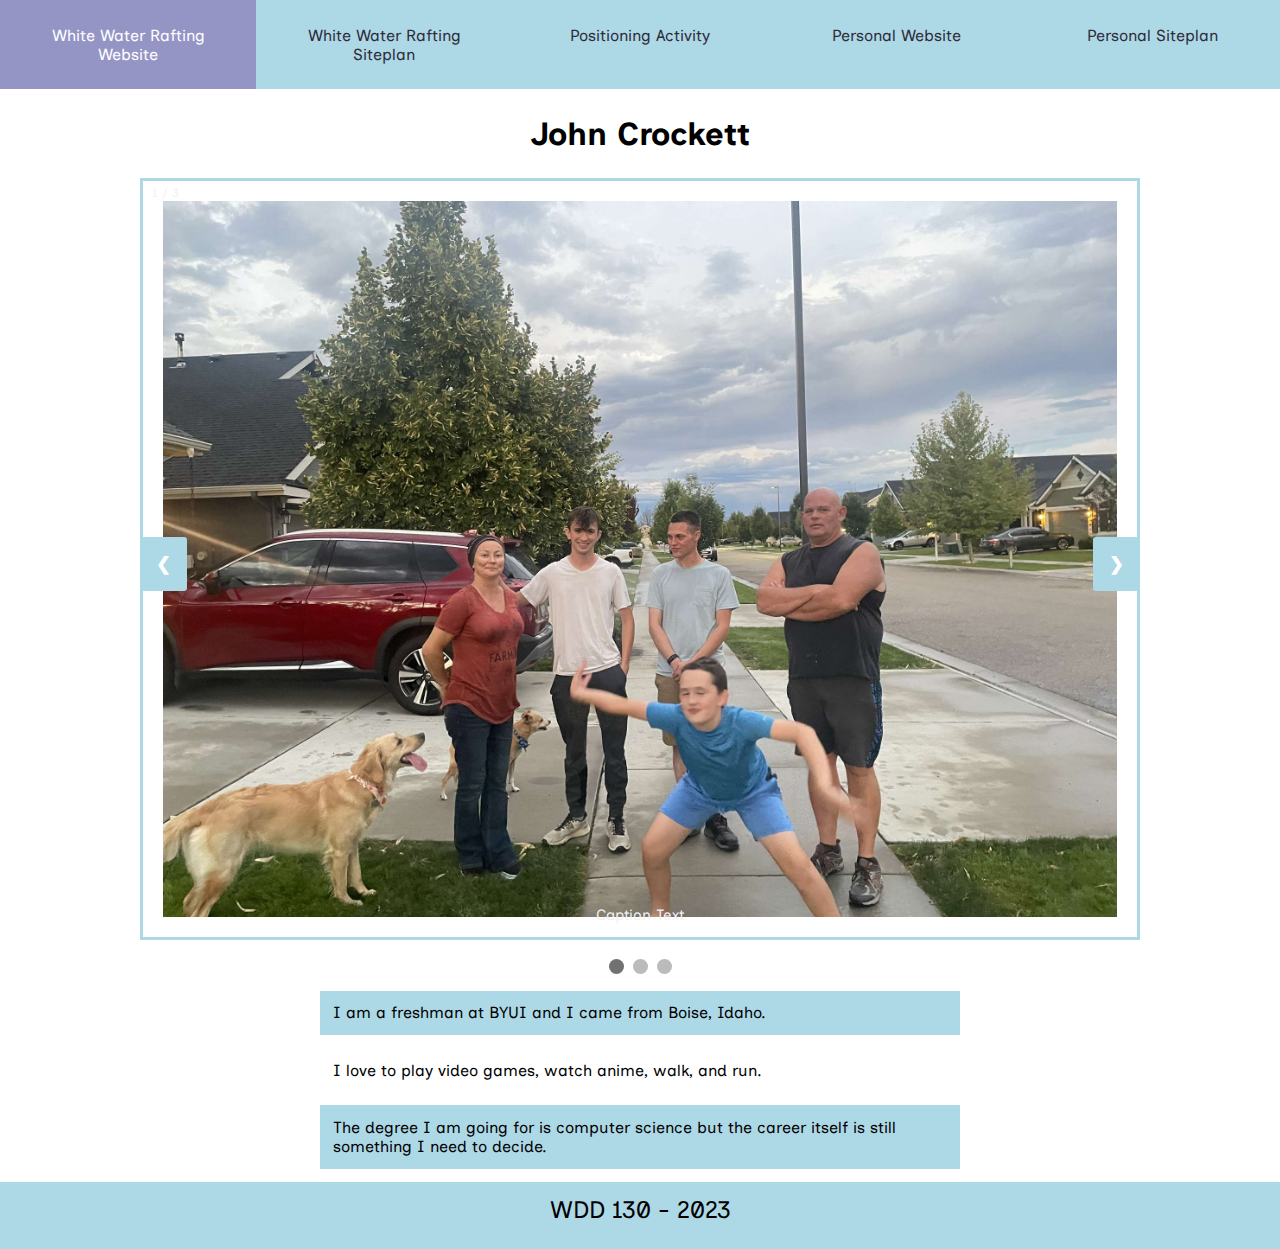
<file: index.html>
<!DOCTYPE html>
<html lang="en">
    <head>
        <!-- Page Support -->
        <meta charset="UTF-8">
        <meta name="viewport" content="width=device-width, inital-scale=1.0">
        <title>WDD130 | Home</title>
        <link href="portal.css" rel="stylesheet">
    </head>

    <body>
        <div id="content">
    
        <header>
            <!-- The links for the Portal Page -->
            <nav id="primary">
                <a href="wwr/index.html">White Water Rafting Website</a>
                <a href="wwr/site-plan-rafting.html">White Water Rafting Siteplan</a>
                <a href="positioning.html">Positioning Activity</a>
                <a href="artshow/index.html">Personal Website</a>
                <a href="artshow/site-plan.html">Personal Siteplan</a>
            </nav> 
        </header>       
        
        <!-- Header / Reason for the page -->   
        <h1>John Crockett</h1>

        <!-- Hello -->

        <!-- Slideshow container -->
<div class="slideshow-container">

    <!-- Full-width images with number and caption text -->
    <div class="mySlides fade">
      <div class="numbertext">1 / 3</div>
      <img src="images/Yea.jpg" style="width:100%">
      <div class="text">Caption Text</div>
    </div>
  
    <div class="mySlides fade">
      <div class="numbertext">2 / 3</div>
      <img src="images/Work.png" style="width:100%">
      <div class="text">Caption Two</div>
    </div>
  
    <div class="mySlides fade">
      <div class="numbertext">3 / 3</div>
      <img src="images/backup.jpg" style="width:100%">
      <div class="text">Caption Three</div>
    </div>
  
    <!-- Next and previous buttons -->
    <a class="prev" onclick="plusSlides(-1)">&#10094;</a>
    <a class="next" onclick="plusSlides(1)">&#10095;</a>
  </div>
  <br>
  
  <!-- The dots/circles -->
  <div style="text-align:center">
    <span class="dot" onclick="currentSlide(1)"></span>
    <span class="dot" onclick="currentSlide(2)"></span>
    <span class="dot" onclick="currentSlide(3)"></span>
  </div>

        <!-- Paragraphs about me -->
        <p class="background">I am a freshman at BYUI and I came from Boise, Idaho.</p>
        <p>I love to play video games, watch anime, walk, and run.</p>
        <p class="background">The degree I am going for is computer science but the career itself is still something I need to decide.</p>
        
        <footer>
            <p>WDD 130 - 2023</p>
        </footer>   

        </div>
    </body>

    <script>
    let slideIndex = 1;
        showSlides(slideIndex);
        
        // Next/previous controls
        function plusSlides(n) {
          showSlides(slideIndex += n);
        }
        
        // Thumbnail image controls
        function currentSlide(n) {
          showSlides(slideIndex = n);
        }
        
        function showSlides(n) {
          let i;
          let slides = document.getElementsByClassName("mySlides");
          let dots = document.getElementsByClassName("dot");
          if (n > slides.length) {slideIndex = 1}
          if (n < 1) {slideIndex = slides.length}
          for (i = 0; i < slides.length; i++) {
            slides[i].style.display = "none";
          }
          for (i = 0; i < dots.length; i++) {
            dots[i].className = dots[i].className.replace(" active", "");
          }
          slides[slideIndex-1].style.display = "block";
          dots[slideIndex-1].className += " active";
        }
        </script>

</html>
</file>
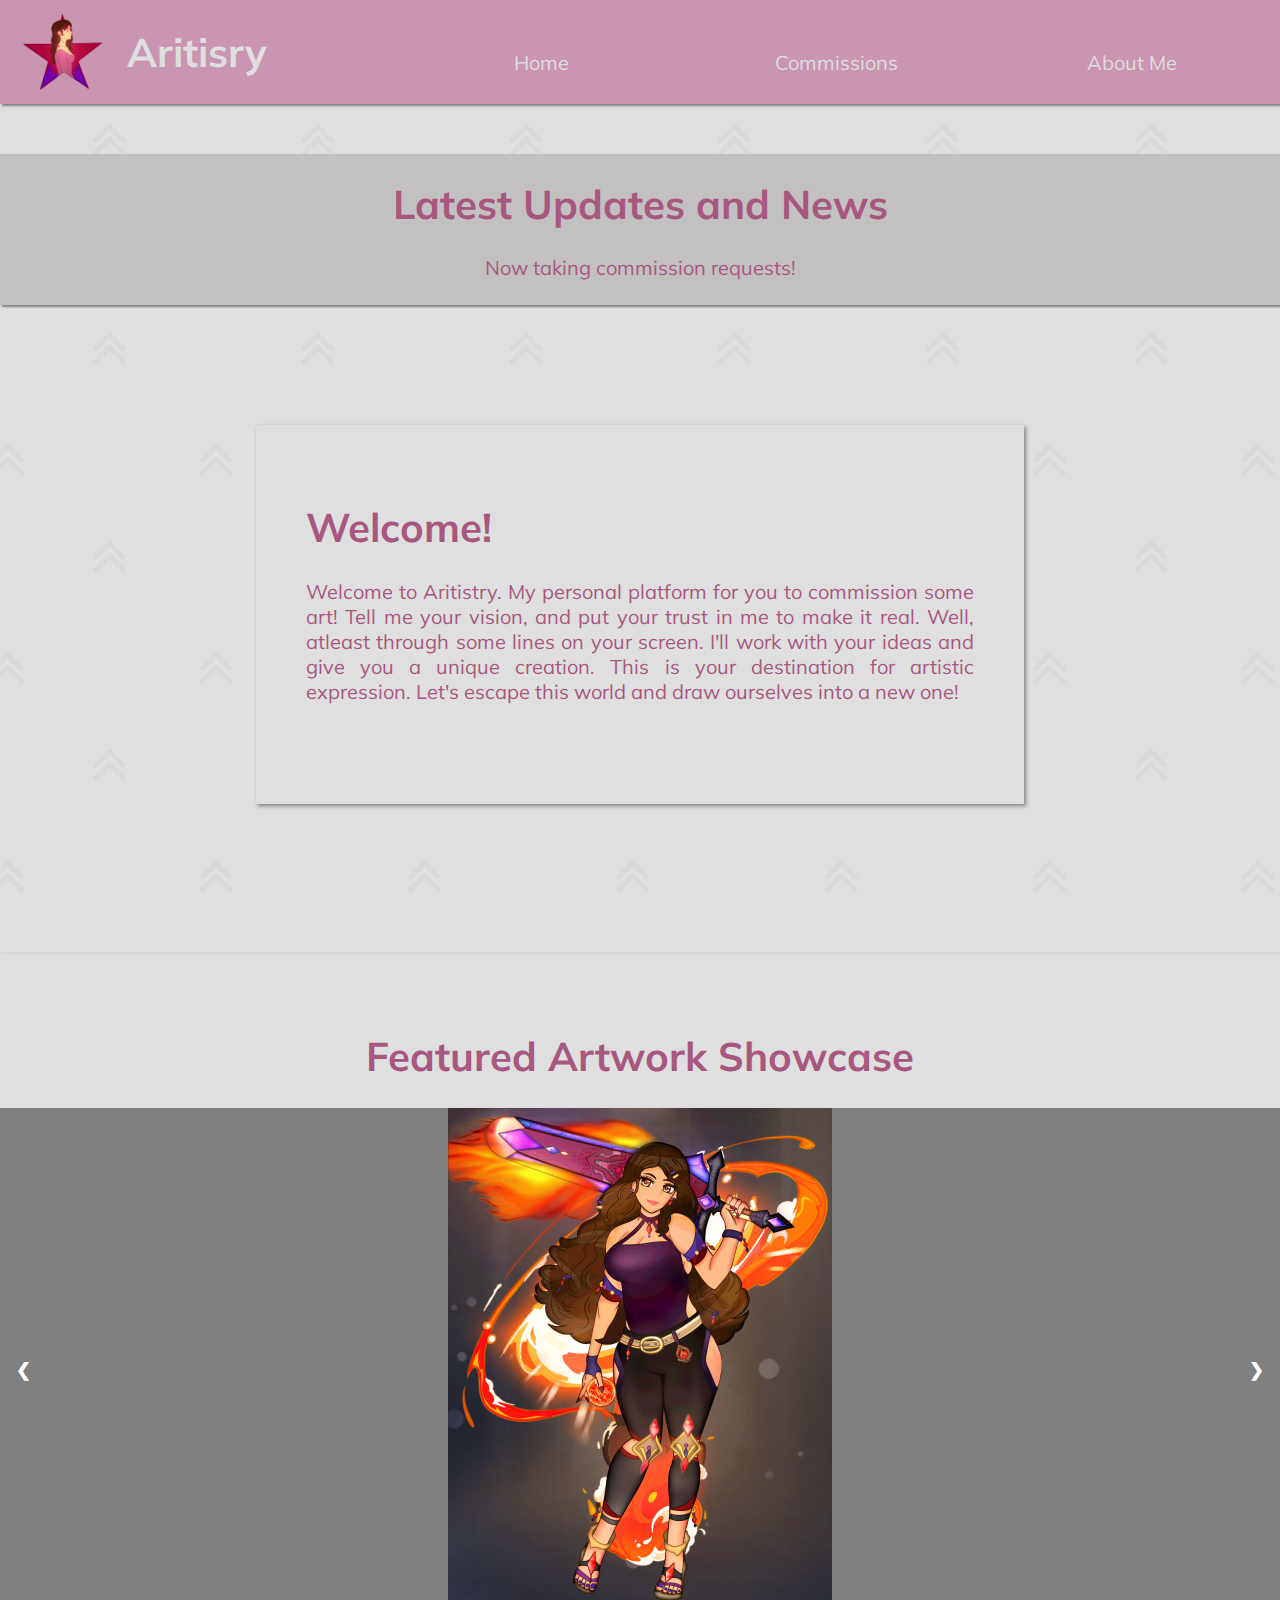
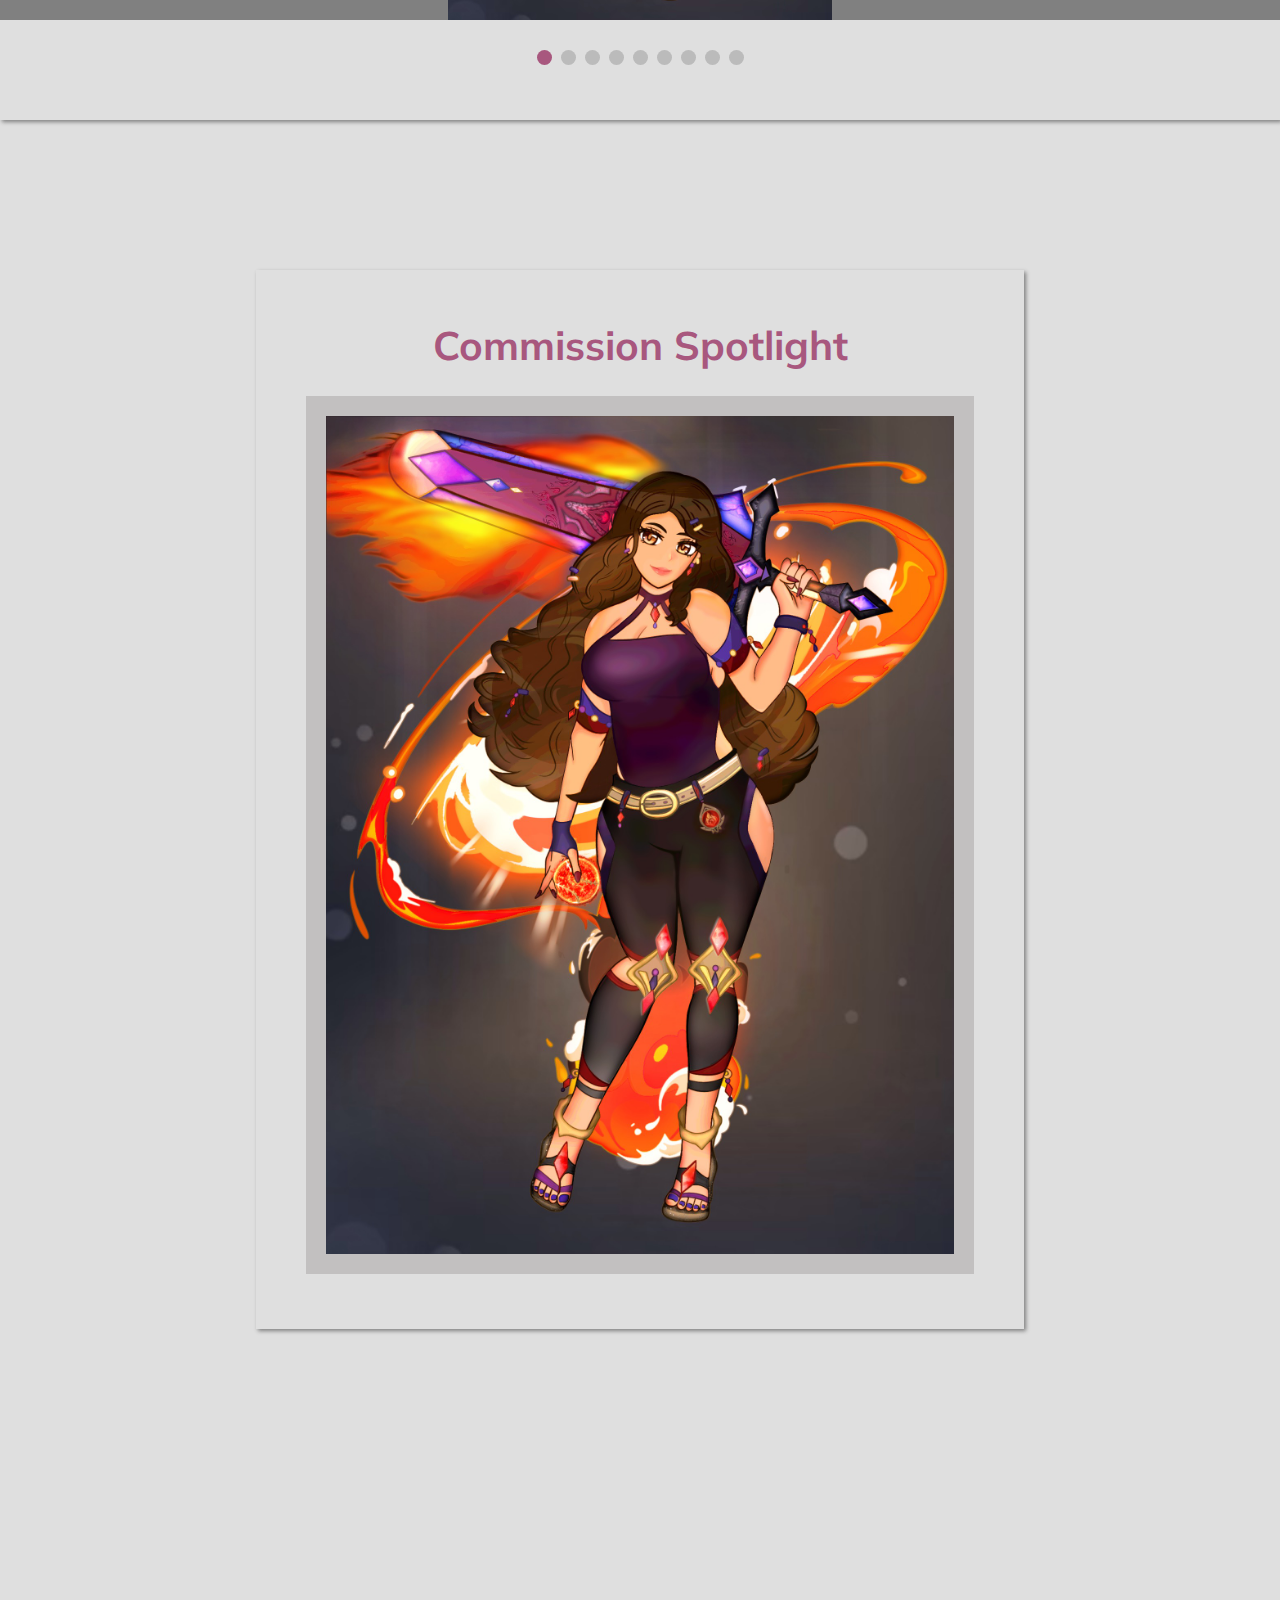
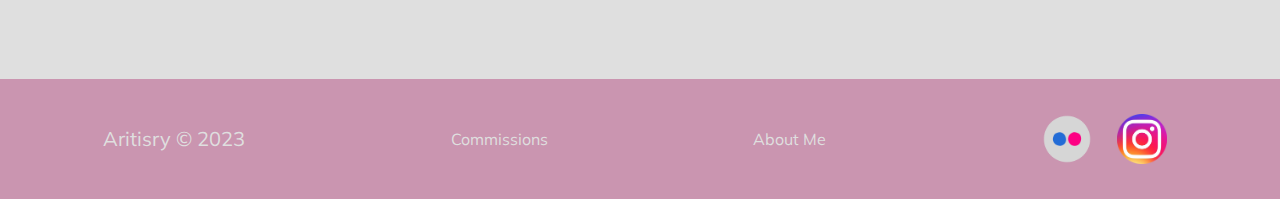
<file: artshow/index.html>
<!DOCTYPE html>
<html lang="en">
<head>
    <meta charset="UTF-8">
    <meta name="viewport" content="width=device-width, initial-scale=1.0">
    <title>Aritisry | Home</title>
    <link rel="stylesheet" href="styles/styles.css">
    <link rel="icon" href="images/Logo.png">
    <link rel="stylesheet" href="https://cdnjs.cloudflare.com/ajax/libs/font-awesome/4.7.0/css/font-awesome.min.css">
    <style>
      .parallax {
        /* The image used */
        background-image: url("images/tile_background\ \(1\).png");
      
        /* Set a specific height */
        min-height: 500px;
      
        /* Create the parallax scrolling effect */
        background-attachment: fixed;
        background-position: center;
        background-repeat: no-repeat;
        background-size: cover;
      }
      </style>
</head>
<body>
  <div class="parallax">
    <header id="nav-grid">
        <a id="logo_link" href="index.html">
            <img class="logo" src="images/Logo.png" alt="Aritisry logo">
        </a>
        <a id="logotext" href="index.html">
          <h1>Aritisry</h1>
        </a>

        <!-- Navigation links for the page -->
        <nav>
            <a href="index.html">Home</a>
            <a href="commissions.html">Commissions</a>
            <a href="aboutme.html">About Me</a>
        </nav> 
    </header>
<main><!-- Container element -->
  <!-- Top Navigation Menu -->
<div class="topnav">
  <a href="#home" class="active">Aritisry</a>
  <!-- Navigation links (hidden by default) -->
  <div id="myLinks">
    <a href="index.html">Home</a>
    <a href="commissions.html">Commissions</a>
    <a href="aboutme.html">About Me</a>
  </div>
  <!-- "Hamburger menu" / "Bar icon" to toggle the navigation links -->
  <a href="javascript:void(0);" class="icon" onclick="myFunction()">
    <i class="fa fa-bars"></i>
  </a>
</div>
    <div id="newsbox">
        <h1 id="newstitle">Latest Updates and News</h1>
        <p id="newstext">Now taking commission requests!</p>
    </div>

    <div class="welcomebox">
      <div class="backgroundcolor">
        <div class="welcometitlebox">
            <h1 class="welcometitle">Welcome!</h1>
        </div>
        <div class="welcometextbox">
            <p class="welcometext">Welcome to Aritistry. My personal platform for you to commission some art! Tell me your vision, and put your trust in me to make it real. Well, atleast through some lines on your screen. I'll work with your ideas and give you a unique creation. This is your destination for artistic expression. Let's escape this world and draw ourselves into a new one!  </p>
        </div>
      </div>
    </div>

<div id="backgroundcolorforslide">
  <div id="featuredbox">
      <h1>Featured Artwork Showcase</h1>
  </div>

    <!-- Slideshow container -->
<div class="slideshow-container">

    <!-- Full-width images with number and caption text -->
    <div class="mySlides fade">
      <img class="center" src="images/GenshinSplash.jpg" alt="Genshin Splash Art">
    </div>
  
    <div class="mySlides fade">
      <img class="center" src="images/Sebastian.jpg" alt="Sebastian">
    </div>

    <div class="mySlides fade">
      <img class="center" src="images/AboutMe1.jpg" alt="Picture of Ari Drawing">
    </div>

    <div class="mySlides fade">
      <img class="center" src="images/AriDaughterBG.jpg" alt="Ari's Daughter">
    </div>

    <div class="mySlides fade">
      <img class="center" src="images/Hori.jpg" alt="Horimiya Redraw">
    </div>

    <div class="mySlides fade">
      <img class="center" src="images/Scara.jpg" alt="Scara from Genshin">
    </div>

    <div class="mySlides fade">
      <img class="center" src="images/SonicColor.jpg" alt="Sonic Art">
    </div>

    <div class="mySlides fade">
      <img class="center" src="images/WitchAri.jpg" alt="Ari as a witch">
    </div>
  
    <div class="mySlides fade">
      <img class="center" src="images/Tyler.jpeg" alt="tyler joseph">
    </div>
  
    <!-- Next and previous buttons -->
    <a class="prev" onclick="plusSlides(-1)">&#10094;</a>
    <a class="next" onclick="plusSlides(1)">&#10095;</a>
  </div>
  <br>
  
  <!-- The dots/circles -->
  <div style="text-align:center">
    <span class="dot" onclick="currentSlide(1)"></span>
    <span class="dot" onclick="currentSlide(2)"></span>
    <span class="dot" onclick="currentSlide(3)"></span>
    <span class="dot" onclick="currentSlide(4)"></span>
    <span class="dot" onclick="currentSlide(5)"></span>
    <span class="dot" onclick="currentSlide(6)"></span>
    <span class="dot" onclick="currentSlide(7)"></span>
    <span class="dot" onclick="currentSlide(8)"></span>
    <span class="dot" onclick="currentSlide(9)"></span>
  </div>
</div>
<div id="csl">
  <div id="backgroundcolorsl">
    <div id="sltitlebox">
        <h1 id="sltitle">Commission Spotlight</h1>
    </div>
    <div id="slimagebox">
        <img id="slimage" src="images/GenshinSplash.jpg" alt="commissions spotlight">
    </div>
  </div>
</div>

</main>
<footer>
    <p id="footertitle">Aritisry &copy; 2023</p>
    <p id="footercommissions"><a href="commissions.html">Commissions</a></p>
    <p id="footeraboutme"><a href="aboutme.html">About Me</a></p>
    <div class="social">
        <a href="https://flickr.com/photos/198220875@N04" target="blank">
            <img class="flicker" src="images/flicker.png" alt="flicker icon">
        </a> 
        <a href="https://www.instagram.com/ari.tistry/" target="blank">
            <img class="instagram" src="images/instagram.png" alt="instagram icon">
        </a>
    </div>
</footer>
</div>
<script>
  let slideIndex = 1;
showSlides(slideIndex);

// Next/previous controls
function plusSlides(n) {
showSlides(slideIndex += n);
}

// Thumbnail image controls
function currentSlide(n) {
showSlides(slideIndex = n);
}

function showSlides(n) {
let i;
let slides = document.getElementsByClassName("mySlides");
let dots = document.getElementsByClassName("dot");
if (n > slides.length) {slideIndex = 1}
if (n < 1) {slideIndex = slides.length}
for (i = 0; i < slides.length; i++) {
  slides[i].style.display = "none";
}
for (i = 0; i < dots.length; i++) {
  dots[i].className = dots[i].className.replace(" active", "");
}
slides[slideIndex-1].style.display = "block";
dots[slideIndex-1].className += " active";
}

/* Toggle between showing and hiding the navigation menu links when the user clicks on the hamburger menu / bar icon */
function myFunction() {
var x = document.getElementById("myLinks");
if (x.style.display === "block") {
  x.style.display = "none";
} else {
  x.style.display = "block";
}
}

</script>
</body>
</html>
</file>
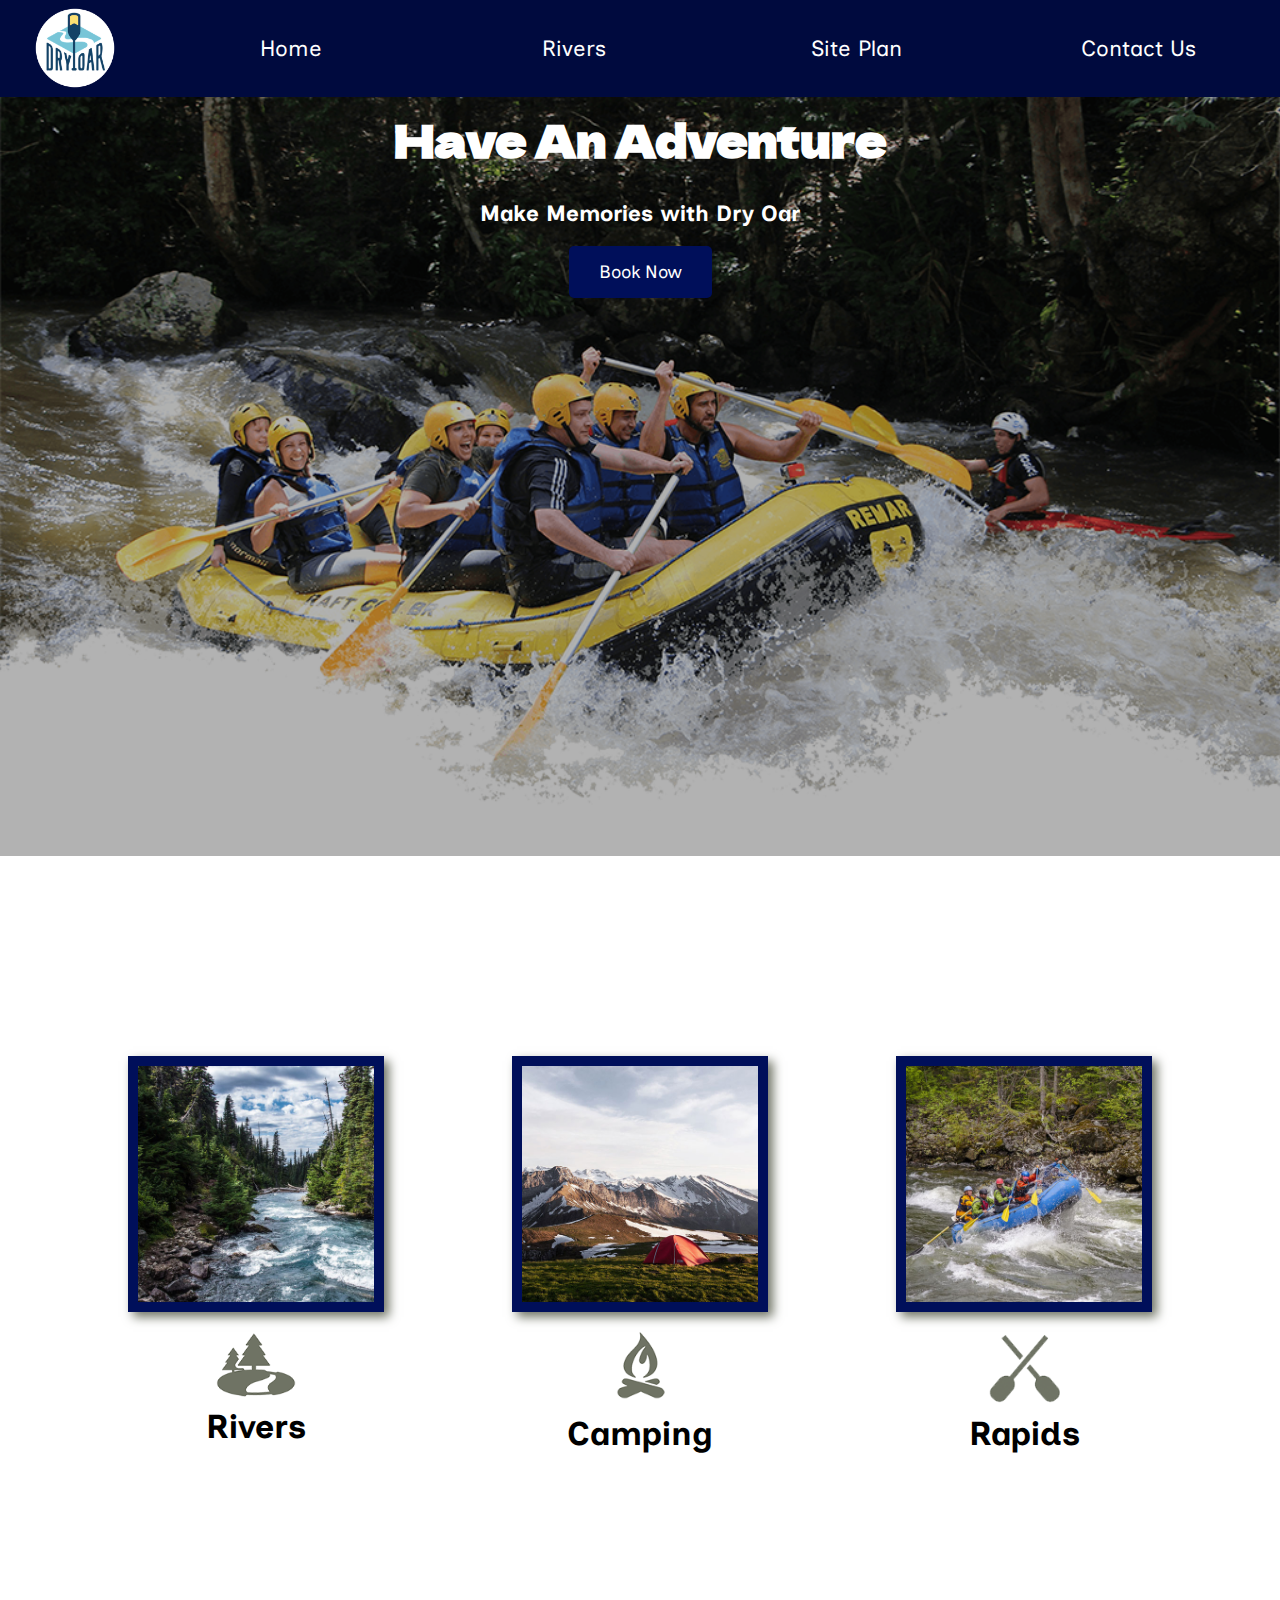
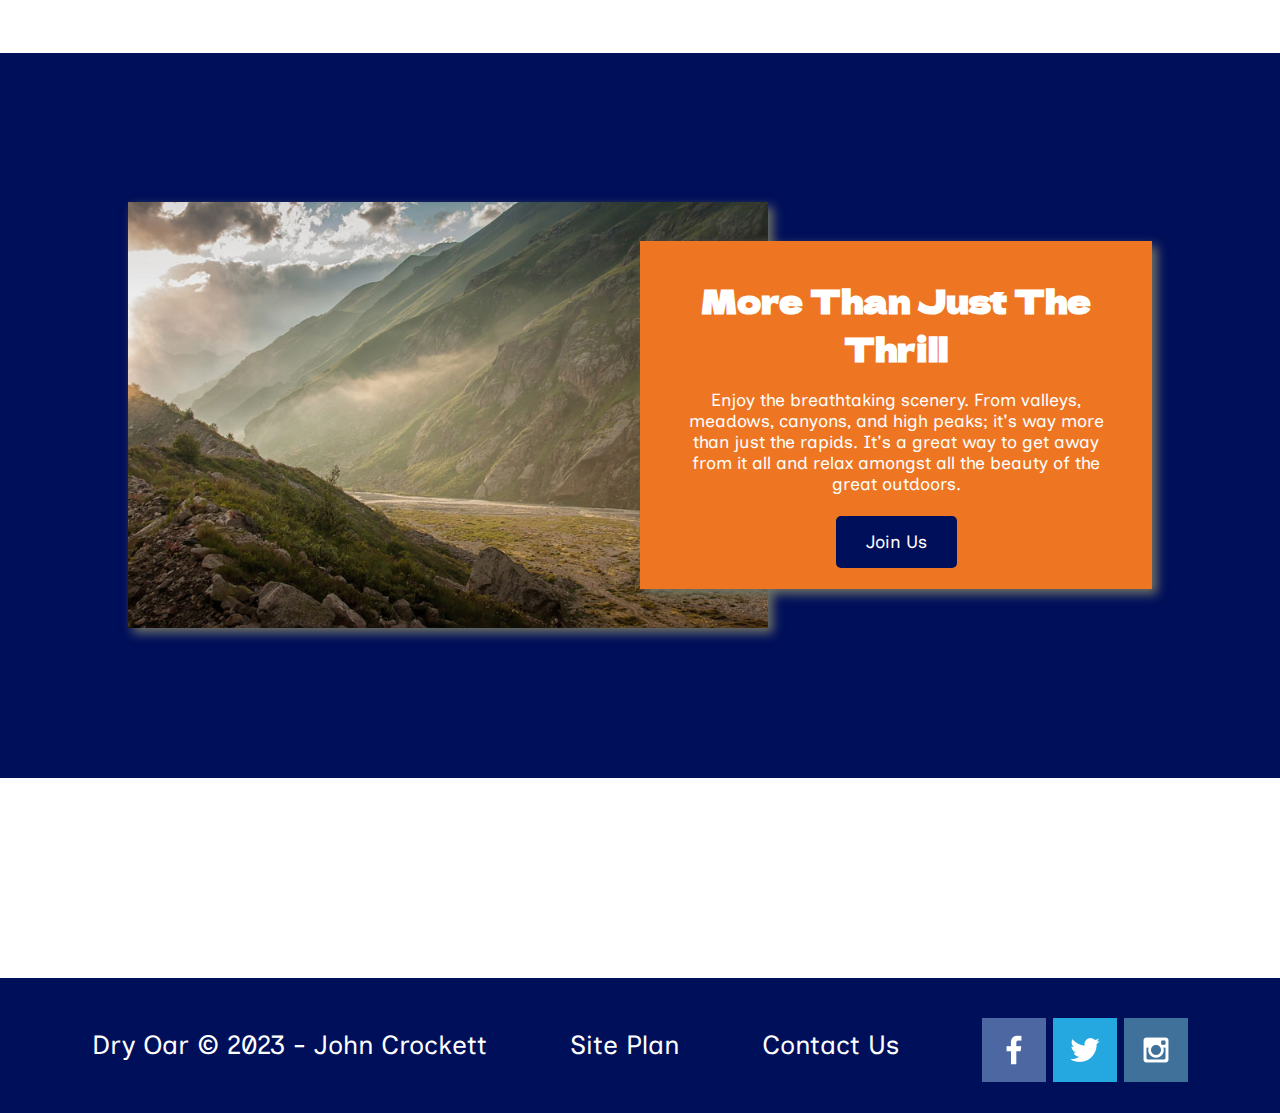
<file: wwr/index.html>
<!DOCTYPE html>
<html lang="en">
<head>
    <meta charset="UTF-8">
    <meta name="viewport" content="width=device-width, initial-scale=1.0">
    <title>Whitewater Rafting Vacations | Dry Oar Boating | Home</title>
    <link rel="stylesheet" href="styles/styles.css">
</head>
<body>
    <!-- Finished wwr -->
    <header>

        <a id="logo_link" href="index.html">
            <img class="logo" src="images/logo.png" alt="Dry Oar Logo">
        </a>

        <!-- Navigation links for the page -->
        <nav>
            <a href="index.html">Home</a>
            <a href="rivers.html">Rivers</a>
            <a href="site-plan-rafting.html">Site Plan</a>
            <a href="contactus.html">Contact Us</a>
        </nav>

    </header>
    <div id="content">

    <div id="hero">
        <div id="hero-box">
            <img id="hero-img" src="images/hero.png" alt="People enjoying rafting">
        </div>
        <section id="hero-msg">
            <h1 class="home-title">Have An Adventure</h1>
            <h4>Make Memories with Dry Oar</h4>
            <div class="button-box">
                <a class="book" href="contactus.html">Book Now</a>
            </div>
        </section>
    </div>

    <main class="home-grid">
        <section class="rivers-card">
            <img class="card-img" src="images/rivers.jpg" alt="river in forest">
            <img class="icon" src="images/river_icon.png" alt="river icon">
            <h2>Rivers</h2>
        </section>
        <section class="camping-card">
            <img class="card-img" src="images/camping.jpg" alt="tent in mountains">
            <img class="icon" src="images/fire_icon.png" alt="fire icon">
            <h2>Camping</h2>
        </section>
        <section class="rapids-card">
            <img class="card-img" src="images/rapids.jpg" alt="rafting boat">
            <img class="icon" src="images/oars.png" alt="oars icon">
            <h2>Rapids</h2>
        </section>
        <div id="background"></div>
        <img class="mountains" src="images/mountains.jpg" alt="Misty Mountains">
        <section class="msg">
            <h2>More Than Just The Thrill</h2>
            <p>Enjoy the breathtaking scenery. From valleys, meadows, canyons, and high peaks; it's way more than just the rapids. It's a great way to get away from it all and relax amongst all the beauty of the great outdoors. </p>
            <a class='join' href="rivers.html">Join Us</a>
        </section>
    </main>
</div>
<footer>
    <p>Dry Oar &copy; 2023 - John Crockett</p>
    <p><a href="site-plan-rafting.html">Site    Plan</a></p>
    <p><a href="contactus.html">Contact Us</a></p>
    <div class="social">
        <a href="https://facebook.com" target="blank">
            <img src="images/facebook.png" alt="fb icon">
        </a>
        <a href="https://twitter.com" target="blank">
            <img src="images/twitter.png" alt="twitter icon">
        </a>
        <a href="https://instagram.com" target="blank">
            <img src="images/instagram.png" alt="instagram icon">
        </a>
    </div>
</footer>
</body>
</html>
</file>
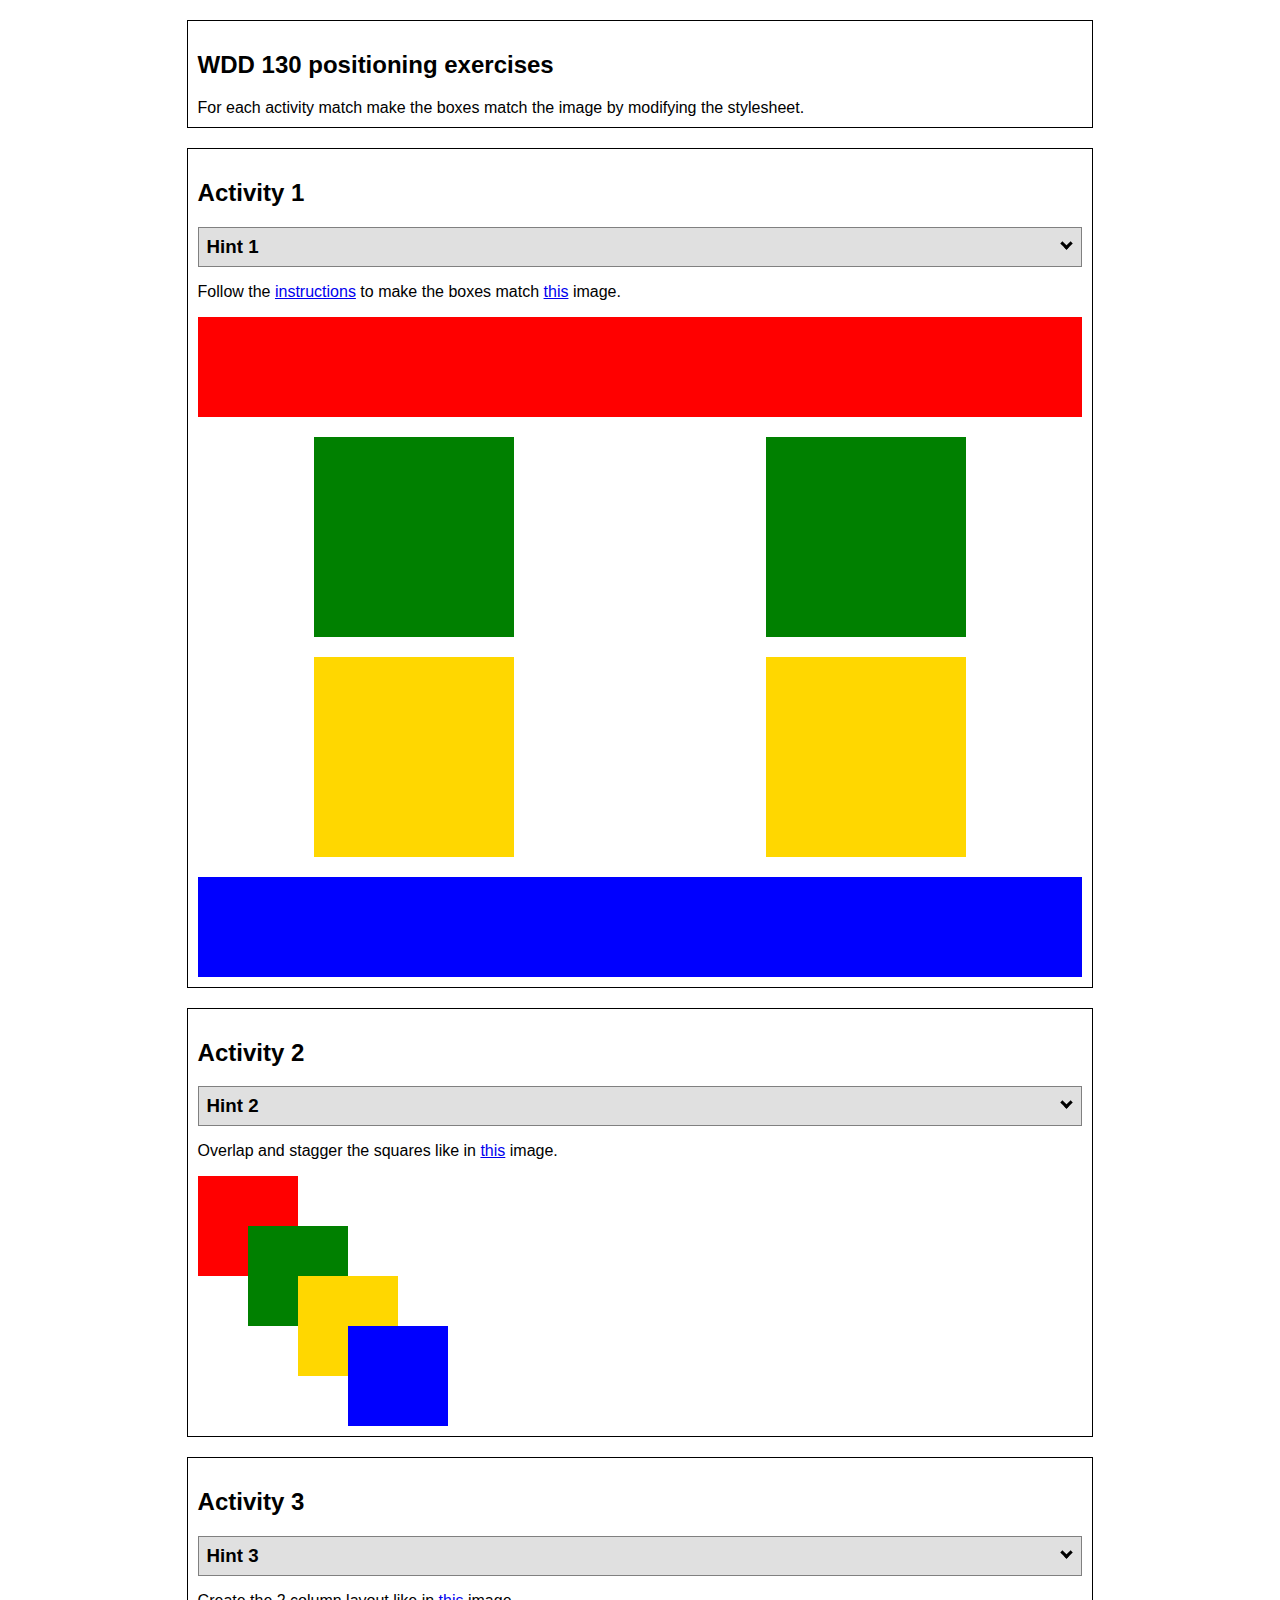
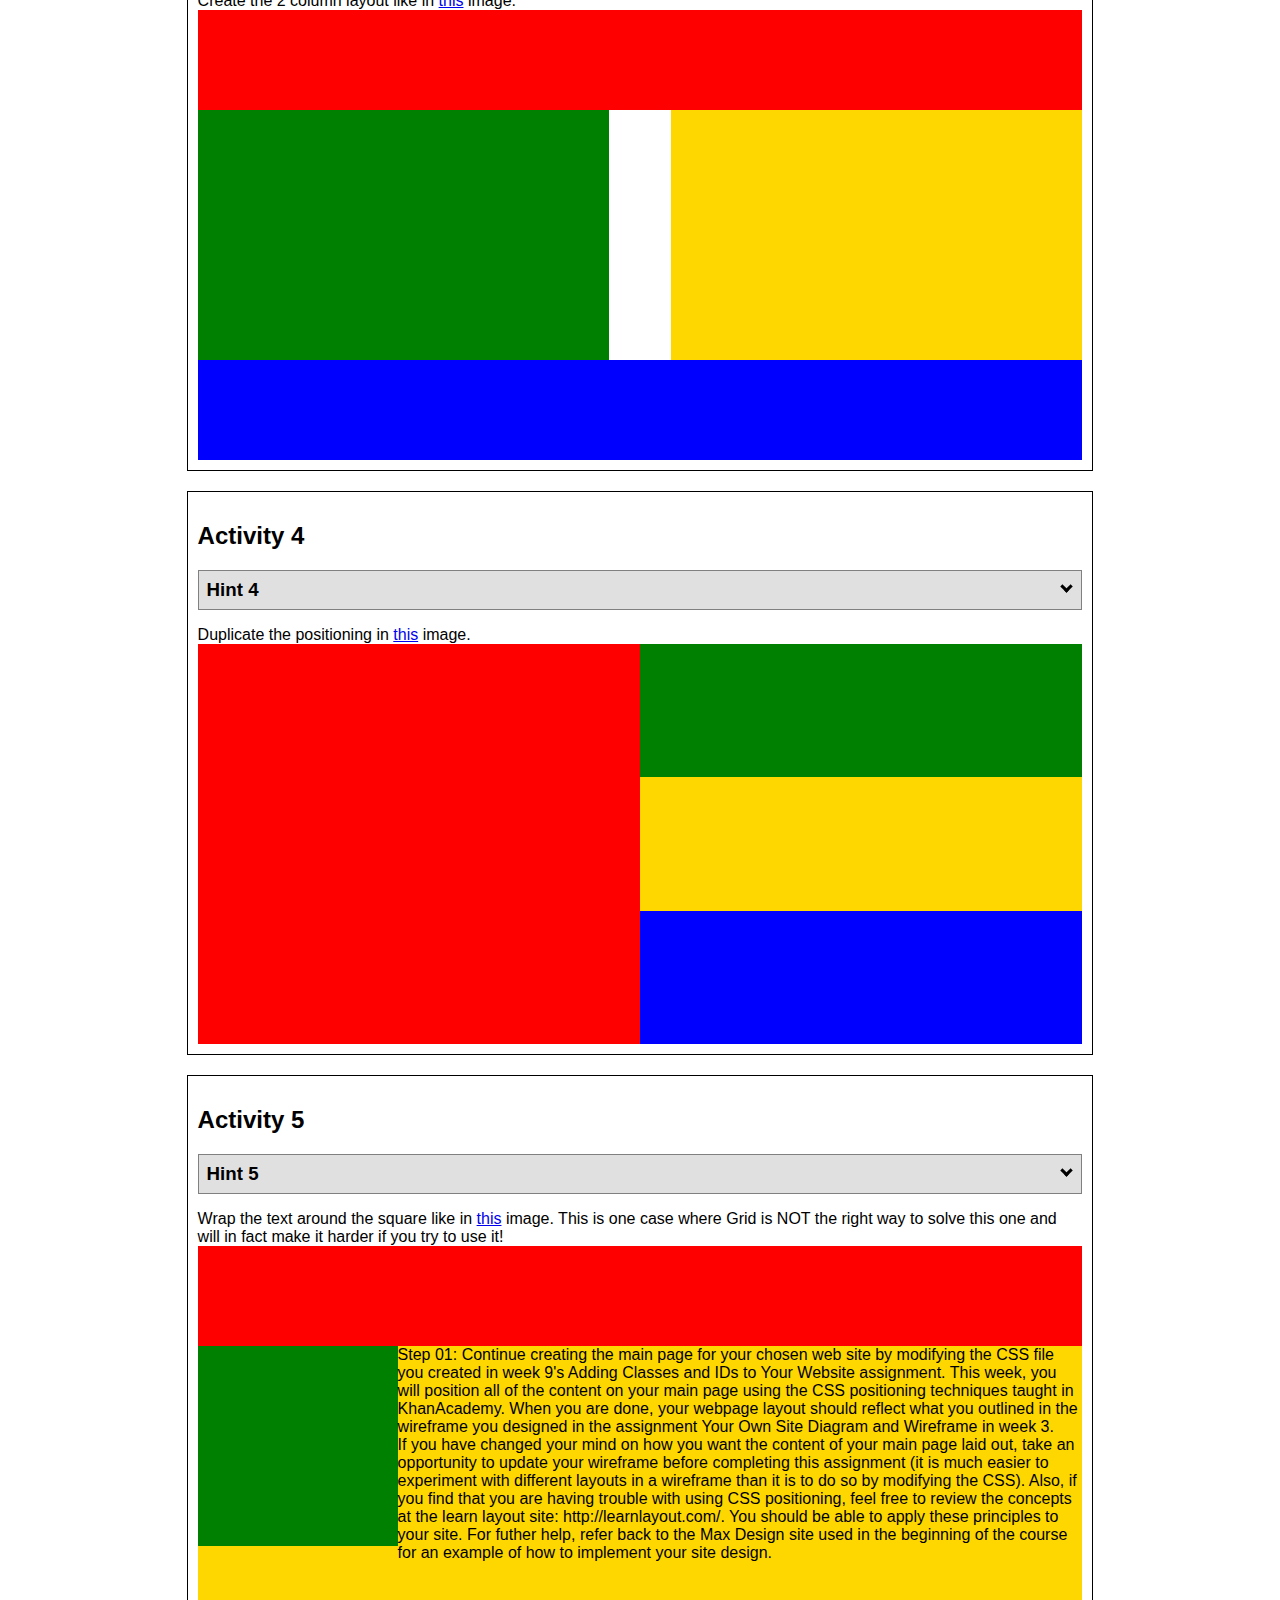
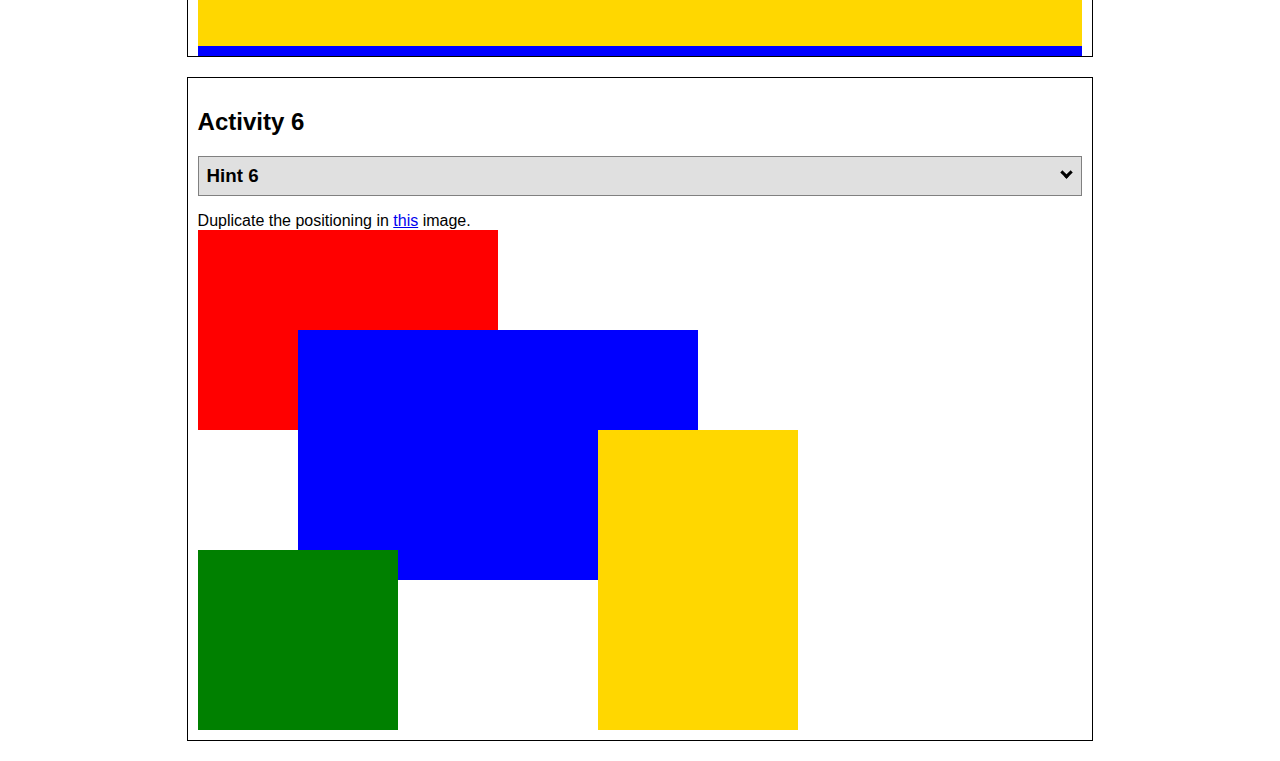
<file: positioning.html>
<!DOCTYPE html>
<html lang="en">
  <head>
    <!-- HTML - Name: positioning.html -->
    <title>Positioning Activity</title>
    <link rel="stylesheet" type="text/css" href="positionstyles.css" />
  </head>
  <body>
    <div class="activity">
      <h2>WDD 130 positioning exercises</h2>
      For each activity match make the boxes match the image by modifying the stylesheet.</div>
    <div class="activity">
      <h2>Activity 1</h2>
      <section class="hint"><input type="checkbox" ><i></i> <h3>Hint 1</h3><div><p>Check out the <a href="https://byui-wdd.github.io/wdd130/activities/w06-css-positioning.html" target="_blank">activity instructions</a> in Ilearn!</p></div></section>
      <p>Follow the <a href="https://byui-wdd.github.io/wdd130/activities/w06-css-positioning.html" target="_blank">instructions</a> to make the boxes match  <a href="https://byui-wdd.github.io/wdd130/images/example1.png" target="_blank">this</a> image.</p>
      <div class="content1" >
        <div class="red1" ></div>
        <div class="green1" ></div>
        <div class="green1" ></div>
        <div class="yellow1"></div>
        <div class="yellow1"></div>
        <div class="blue1"></div>
      </div>
    </div>
    <div class="activity">
      <h2>Activity 2</h2>
      <section class="hint"><input type="checkbox" > <h3>Hint 2</h3><i></i><div>
      <ul>
      <li>grid-template-columns: 50px 50px 50px 50px 50px </li></ul></div></section>
      <p>Overlap and stagger the squares like in <a href="https://byui-wdd.github.io/wdd130/images/example2.png" target="_blank">this</a> image.</p>
      <div class="content2" >
        <div class="red2" ></div>
        <div class="green2" ></div>
        <div class="yellow2"></div>
        <div class="blue2"></div>
      </div>
    </div>
    <div class="activity">
      <h2>Activity 3</h2>
      <section class="hint"><input type="checkbox" > <h3>Hint 3</h3><i></i><div><p>This one is going to be best solved with CSS Grid. Remember to make the boxes the right width first...then start moving them around. </p><h4>Properties used:</h4><ul><li>display:grid;</li><li>grid-template-columns:</li><li>grid-column-gap:</li>
        <li>grid-column:</li>  </ul></div></section>
      Create the 2 column layout like in <a href="https://byui-wdd.github.io/wdd130/images/example3.png" target="_blank">this</a>  image.
      <div class="content3" >
        <div class="red3" ></div>
        <div class="green3" ></div>
        <div class="yellow3"></div>
        <div class="blue3"></div>
      </div>
    </div>
    <div class="activity">
      <h2>Activity 4</h2>
      <section class="hint"><input type="checkbox" > <h3>Hint 4</h3><i></i><div><p>For the others we have been primarily concerned with width. For this one you will need to adjust height as well. </p><h4>Properties used:</h4><ul><li>display:grid;</li><li>grid-template-columns:</li><li>grid-row:</li></ul></div></section>
      Duplicate the positioning in <a href="https://byui-wdd.github.io/wdd130/images/example4.png" target="_blank">this</a> image. 
      <div class="content4" >
        <div class="red4" ></div>
        <div class="green4" ></div>
        <div class="yellow4"></div>
        <div class="blue4"></div>
      </div>
    </div>

    <div class="activity">
      <h2>Activity 5</h2>
      <section class="hint"><input type="checkbox" > <h3>Hint 5</h3><i></i><div><p>Grid is <strong>not</strong> the right way to do this.  In fact there is only one way to really do that...and that is with float. Remember that we float the thing we want the text to wrap around.  Also remember to start by making all the shapes the right size and shape.</p><h4>Properties used:</h4><ul><li>float: left;</li></ul></div></section>
      Wrap the text around the square like in <a href="https://byui-wdd.github.io/wdd130/images/example5.png" target="_blank">this</a> image. This is one case where Grid is NOT the right way to solve this one and will in fact make it harder if you try to use it!
      <div class="content5" >
        <div class="red5" ></div>
        <div class="green5" ></div>
        <div class="yellow5">Step 01: Continue creating the main page for your chosen web site by modifying the CSS file you created in week 9's Adding Classes and IDs to Your Website assignment. This week, you will position all of the content on your main page using the CSS positioning techniques taught in KhanAcademy. When you are done, your webpage layout should reflect what you outlined in the wireframe you designed in the assignment Your Own Site Diagram and Wireframe in week 3. <br />
          If you have changed your mind on how you want the content of your main page laid out, take an opportunity to update your wireframe before completing this assignment (it is much easier to experiment with different layouts in a wireframe than it is to do so by modifying the CSS). Also, if you find that you are having trouble with using CSS positioning, feel free to review the concepts at the learn layout site: http://learnlayout.com/. You should be able to apply these principles to your site. For futher help, refer back to the Max Design site used in the beginning of the course for an example of how to implement your site design.</div>
        <div class="blue5"></div>
      </div>
    </div>
    <div class="activity">
      <h2>Activity 6</h2>
      <section class="hint"><input type="checkbox" > <h3>Hint 6</h3><i></i><div><p>This one is all about visualizing the grid behind the layout. If you are having a hard time doing that first: all the sizes are even multiples of 100, and second here is another example with the lines drawn: <a href="https://byui-wdd.github.io/wdd130/images/example6-hint.png" target="_blank">example 6 with lines</a>. For this one you will find it easiest if you use px for the column width. You can also use <kbd>z-index</kbd> to control the element layering.    </p><h4>Properties used:</h4><ul><li>display:grid;</li><li>grid-template-columns:</li><li>grid-column:</li><li>grid-row:</li><li><a href="https://www.w3schools.com/cssref/pr_pos_z-index.asp" target="_blank">z-index:</a></li></ul></div></section>
      Duplicate the positioning in <a href="https://byui-wdd.github.io/wdd130/images/example6.png" target="_blank">this</a> image.
      <div class="content6" >
        <div class="red6" ></div>
        <div class="green6" ></div>
        <div class="yellow6"></div>
        <div class="blue6"></div>
      </div>
    </div>
  </body>
</html>
</file>
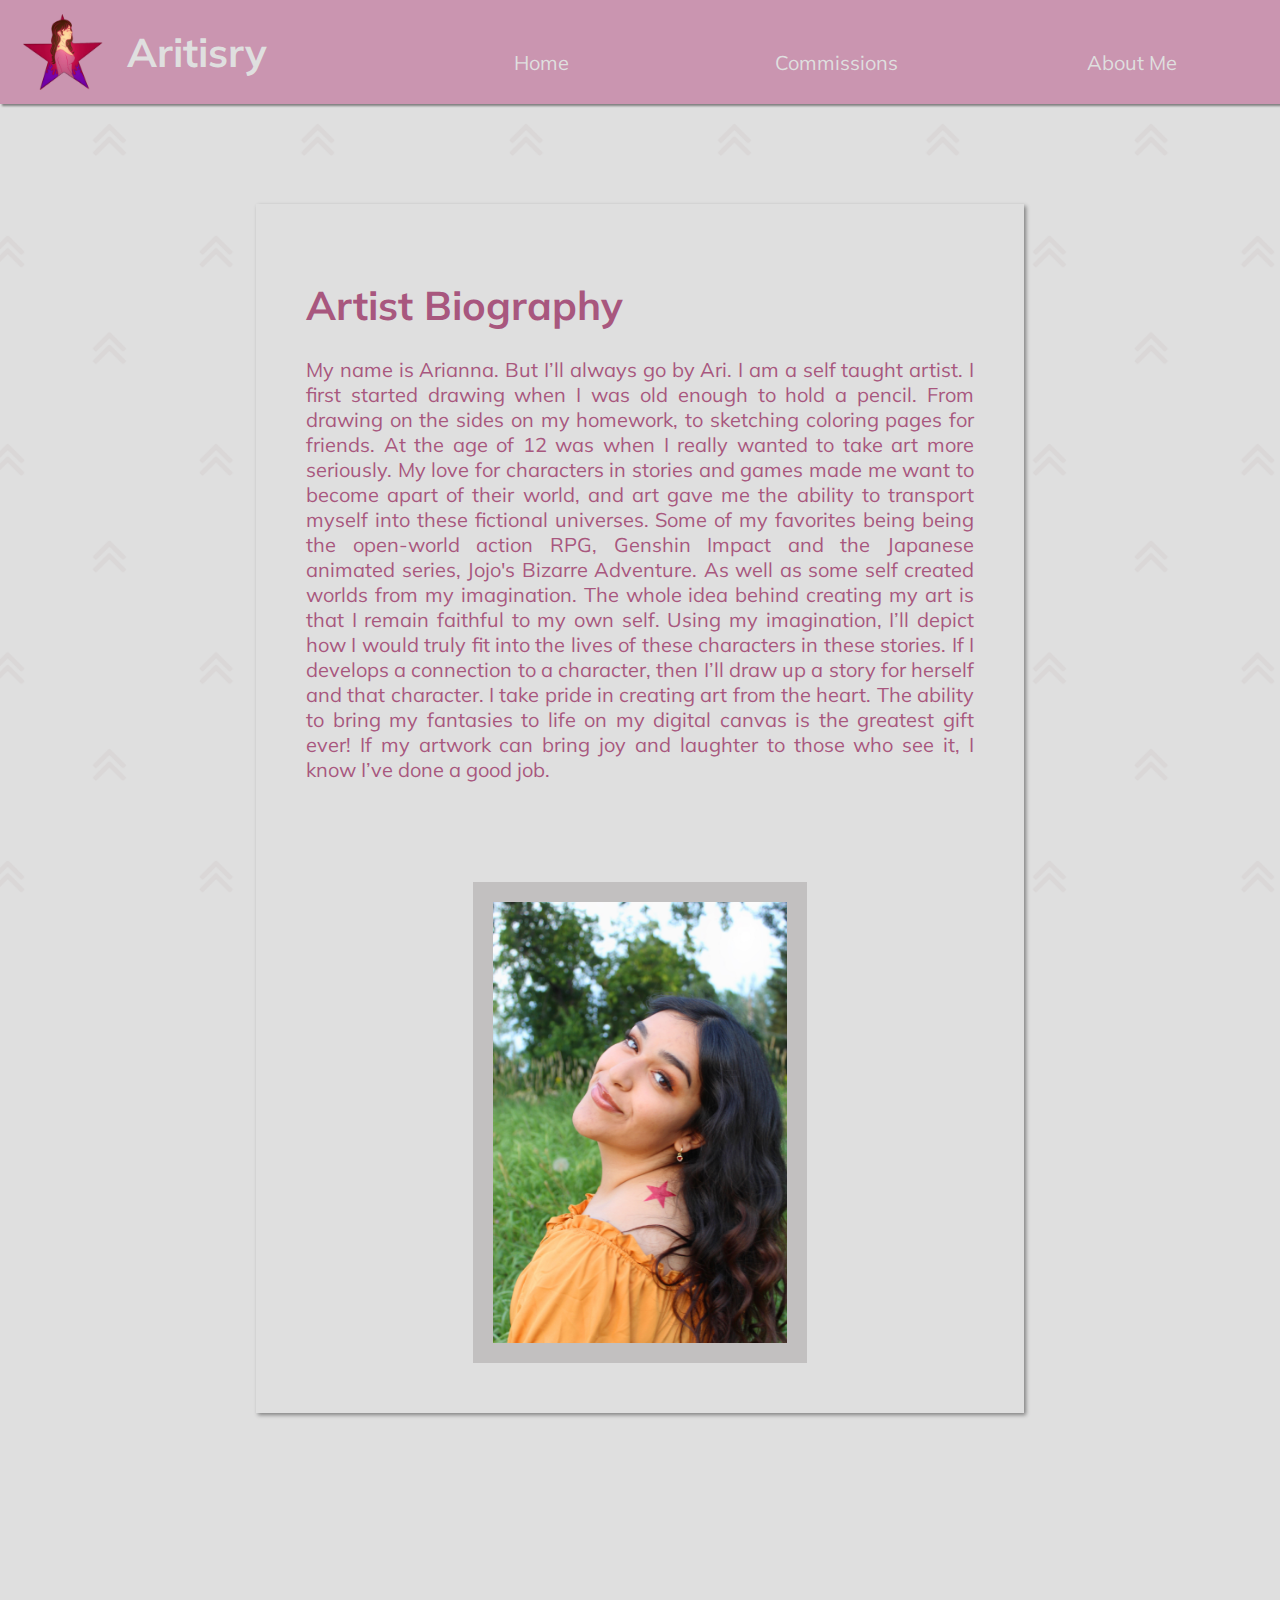
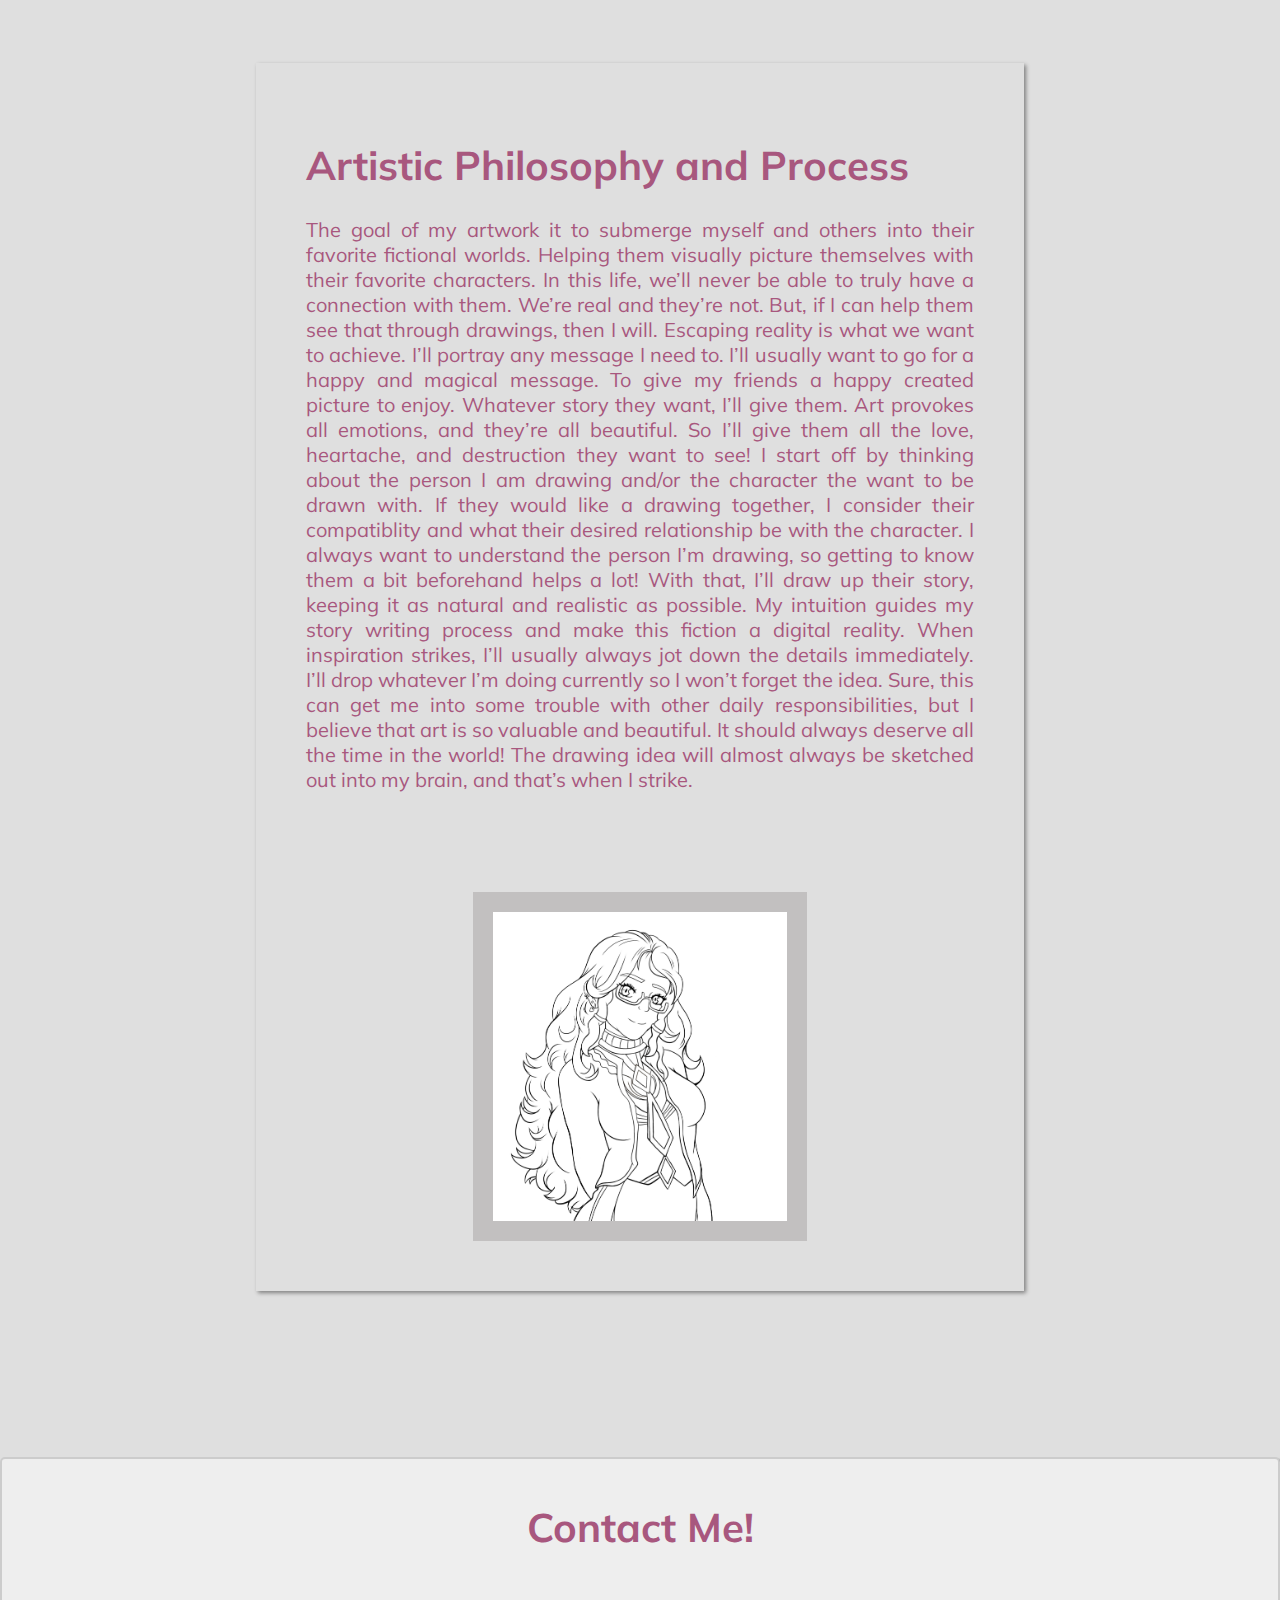
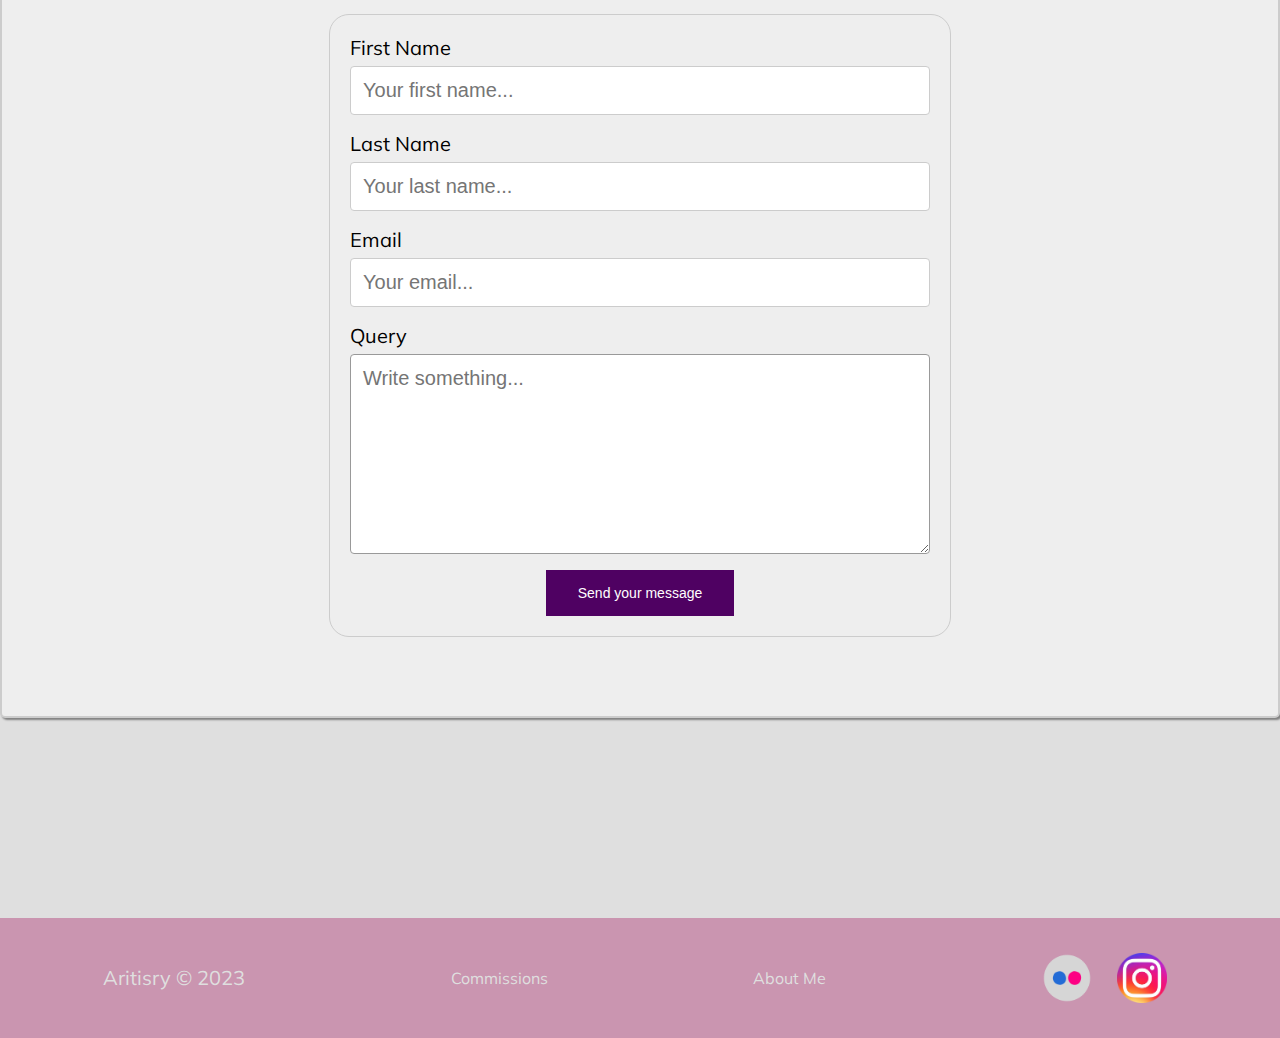
<file: artshow/aboutme.html>
<!DOCTYPE html>
<html lang="en">
<head>
    <meta charset="UTF-8">
    <meta name="viewport" content="width=device-width, initial-scale=1.0">
    <title>Aritisry | Commissions</title>
    <link rel="stylesheet" href="styles/styles.css">
    <link rel="icon" href="images/Logo.png">
    <link rel="stylesheet" href="https://cdnjs.cloudflare.com/ajax/libs/font-awesome/4.7.0/css/font-awesome.min.css">
    <style>
      .parallax {
        /* The image used */
        background-image: url("images/tile_background\ \(1\).png");
      
        /* Set a specific height */
        min-height: 500px;
      
        /* Create the parallax scrolling effect */
        background-attachment: fixed;
        background-position: center;
        background-repeat: no-repeat;
        background-size: cover;
      }
      </style>
</head>
<body>
  <div class="parallax">
    <header id="nav-grid">
        <a id="logo_link" href="index.html">
            <img class="logo" src="images/Logo.png" alt="Aritisry logo">
        </a>
        <a id="logotext" href="index.html">
        <h1>Aritisry</h1>
        </a>

        <!-- Navigation links for the page -->
        <nav>
            <a href="index.html">Home</a>
            <a href="commissions.html">Commissions</a>
            <a href="aboutme.html">About Me</a>
        </nav>

    </header>
<main><!-- Container element -->

  <div class="topnav">
    <a href="#home" class="active">Aritisry</a>
    <!-- Navigation links (hidden by default) -->
    <div id="myLinks">
      <a href="index.html">Home</a>
      <a href="commissions.html">Commissions</a>
      <a href="aboutme.html">About Me</a>
    </div>
    <!-- "Hamburger menu" / "Bar icon" to toggle the navigation links -->
    <a href="javascript:void(0);" class="icon" onclick="myFunction()">
      <i class="fa fa-bars"></i>
    </a>
  </div>

    <div id="artbiobox">
      <div class="backgroundcolor">
        <div class="welcometitlebox">
            <h1 class="welcometitle">Artist Biography</h1>
        </div>
        <div id="biotextbox">
            <p class="welcometext">My name is Arianna. But I’ll always go by Ari. I am a self taught artist. I first started drawing when I was old enough to hold a pencil. From drawing on the sides on my homework, to sketching coloring pages for friends. At the age of 12 was when I really wanted to take art more seriously. My love for characters in stories and games made me want to become apart of their world, and art gave me the ability to transport myself into these fictional universes. Some of my favorites being being the open-world action RPG, Genshin Impact and the Japanese animated series, Jojo's Bizarre Adventure. As well as some self created worlds from my imagination. 

              The whole idea behind creating my art is that I remain faithful to my own self. 
              
              Using my imagination, I’ll depict how I would truly fit into the lives of these characters in these stories. If I develops a connection to a character, then I’ll draw up a story for herself and that character. I take pride in creating art from the heart. The ability to bring my fantasies to life on my digital canvas is the greatest gift ever! 
              
              If my artwork can bring joy and laughter to those who see it, I know I’ve done a good job. 
              
              </p>
        </div>
        <div class="bioimagebox">
          <img class="bioimage" src="images/Biography.jpg" alt="Biography Picture">
      </div>
    </div>
  </div>
  <div class="welcomebox">
    <div class="backgroundcolor">
    <div class="welcometitlebox">
        <h1 class="welcometitle">Artistic Philosophy and Process</h1>
    </div>
    <div id="philtextbox">
        <p class="welcometext">The goal of my artwork it to submerge myself and others into their favorite fictional worlds. Helping them visually picture themselves with their favorite characters. In this life, we’ll never be able to truly have a connection with them. We’re real and they’re not. But, if I can help them see that through drawings, then I will. Escaping reality is what we want to achieve. 



          I’ll portray any message I need to. I’ll usually want to go for a happy and magical message. To give my friends a happy created picture to enjoy. Whatever story they want, I’ll give them. Art provokes all emotions, and they’re all beautiful. So I’ll give them all the love, heartache, and destruction they want to see! 
          
          
          
          I start off by thinking about the person I am drawing and/or the character the want to be drawn with. If they would like a drawing together, I consider their compatiblity and what their desired relationship be with the character. I always want to understand the person I’m drawing, so getting to know them a bit beforehand helps a lot! With that,  I’ll draw up their story, keeping it as natural and realistic as possible.  My intuition guides my story writing process and make this fiction a digital reality. 
          
          
          
          When inspiration strikes, I’ll usually always jot down the details immediately. I’ll drop whatever I’m doing currently so I won’t forget the idea. Sure, this can get me into some trouble with other daily responsibilities, but I believe that art is so valuable and beautiful. It should always deserve all the time in the world! The drawing idea will almost always be sketched out into my brain, and that’s when I strike. </p>
    </div>
    <div class="bioimagebox">
      <img id="philimage" src="images/AkeAri.jpg" alt="Sketch Art">
  </div>
  </div>
  </div>

    <div class="container">
        <div id="testimonialsbox">
            <h1 class="testimonialstitle">Contact Me!</h1>
        </div>
        <form class="commissionsform" action="https://formsubmit.co/ariannaaphelps@gmail.com" method="POST">
      
          <label for="fname">First Name</label>
          <input type="text" id="fname" name="firstname" placeholder="Your first name..." required>
      
          <label for="lname">Last Name</label>
          <input type="text" id="lname" name="lastname" placeholder="Your last name..." required>
      
          <label for="email">Email</label>
          <input type="text" id="email" name="email" placeholder="Your email..." required>
      
          <label for="Description">Query</label>
          <textarea id="Description" name="Description" placeholder="Write something..." style="height:200px" required></textarea>
      
          <button type="submit">Send your message</button>
      
        </form>
      </div>

</main>
<footer>
    <p id="footertitle">Aritisry &copy; 2023</p>
    <p id="footercommissions"><a href="commissions.html">Commissions</a></p>
    <p id="footeraboutme"><a href="aboutme.html">About Me</a></p>
    <div class="social">
        <a href="https://flickr.com/photos/198220875@N04" target="blank">
            <img class="flicker" src="images/flicker.png" alt="flicker icon">
        </a> 
        <a href="https://www.instagram.com/ari.tistry/" target="blank">
            <img class="instagram" src="images/instagram.png" alt="instagram icon">
        </a>
    </div>
</footer>
</div>
<script>
  let slideIndex = 1;
showSlides(slideIndex);

// Next/previous controls
function plusSlides(n) {
showSlides(slideIndex += n);
}

// Thumbnail image controls
function currentSlide(n) {
showSlides(slideIndex = n);
}

function showSlides(n) {
let i;
let slides = document.getElementsByClassName("mySlides");
let dots = document.getElementsByClassName("dot");
if (n > slides.length) {slideIndex = 1}
if (n < 1) {slideIndex = slides.length}
for (i = 0; i < slides.length; i++) {
  slides[i].style.display = "none";
}
for (i = 0; i < dots.length; i++) {
  dots[i].className = dots[i].className.replace(" active", "");
}
slides[slideIndex-1].style.display = "block";
dots[slideIndex-1].className += " active";
}

/* Toggle between showing and hiding the navigation menu links when the user clicks on the hamburger menu / bar icon */
function myFunction() {
var x = document.getElementById("myLinks");
if (x.style.display === "block") {
  x.style.display = "none";
} else {
  x.style.display = "block";
}
}

</script>
</body>
</html>
</file>
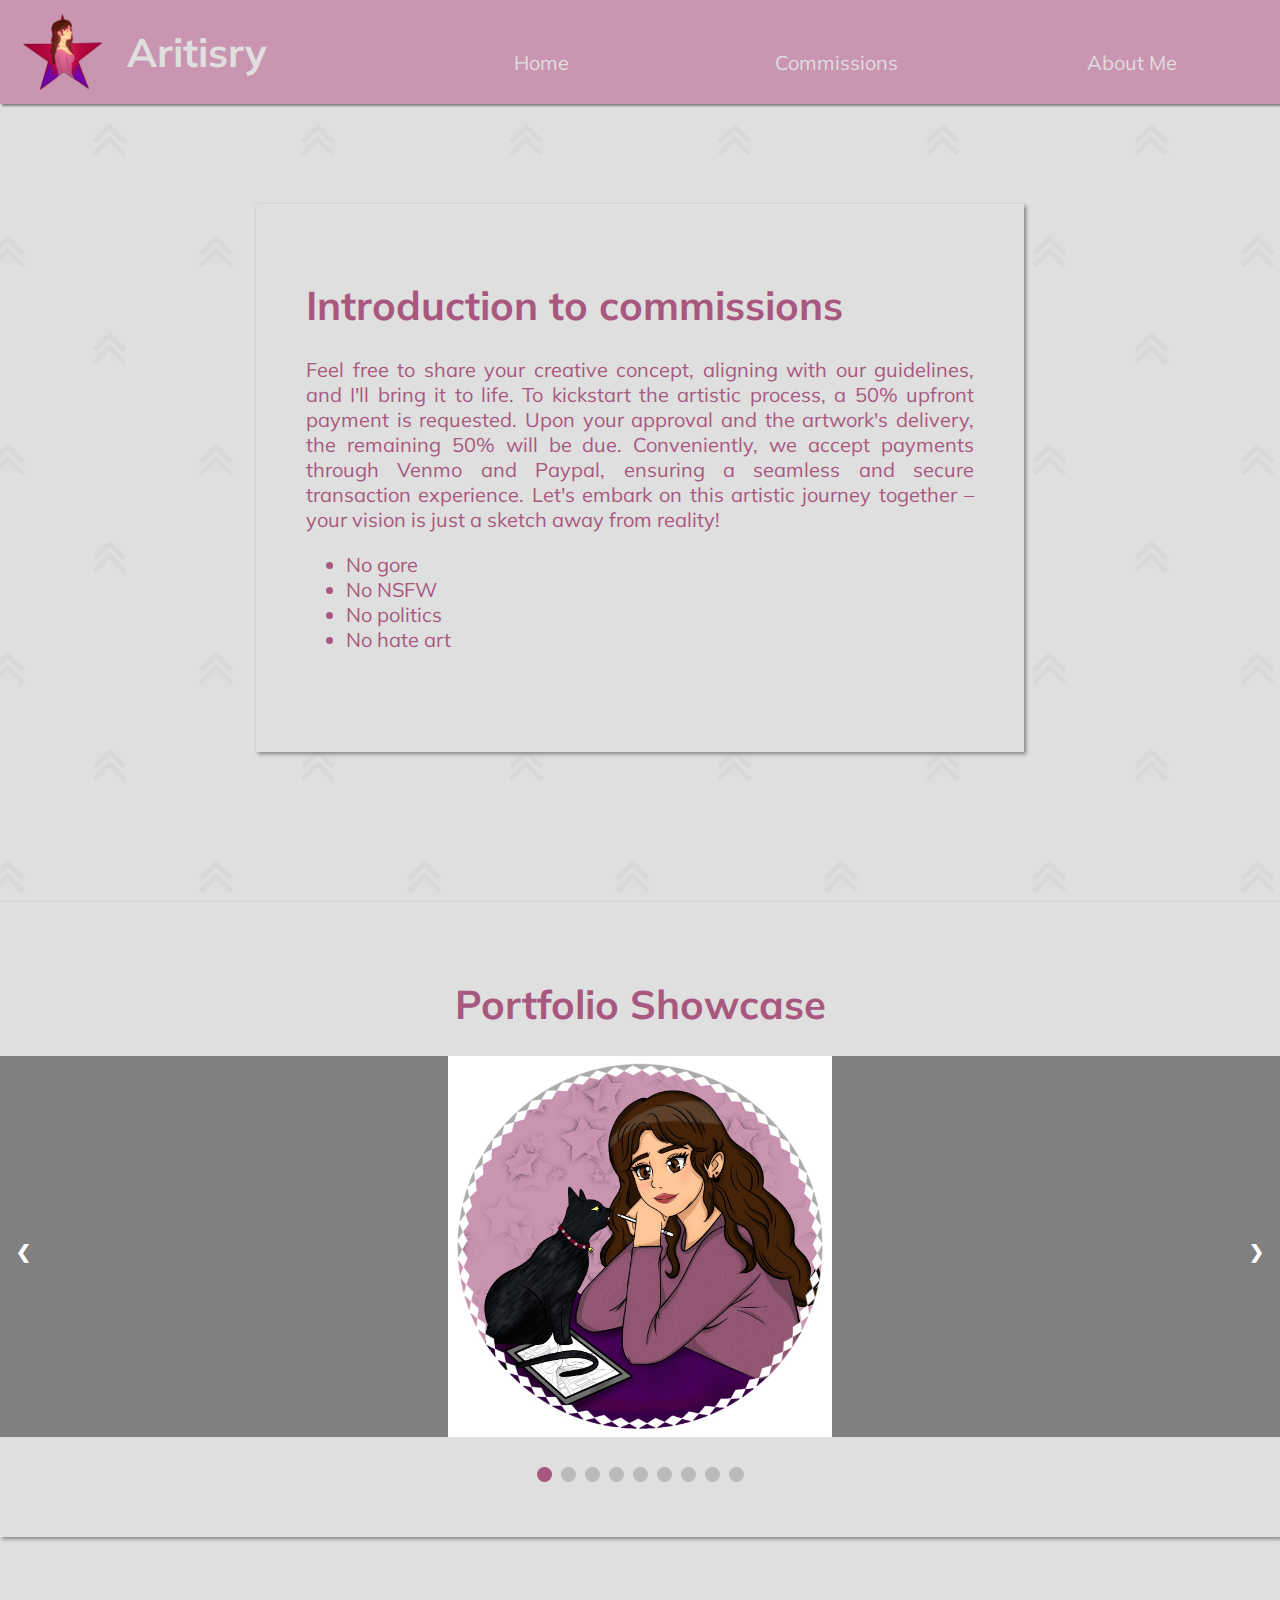
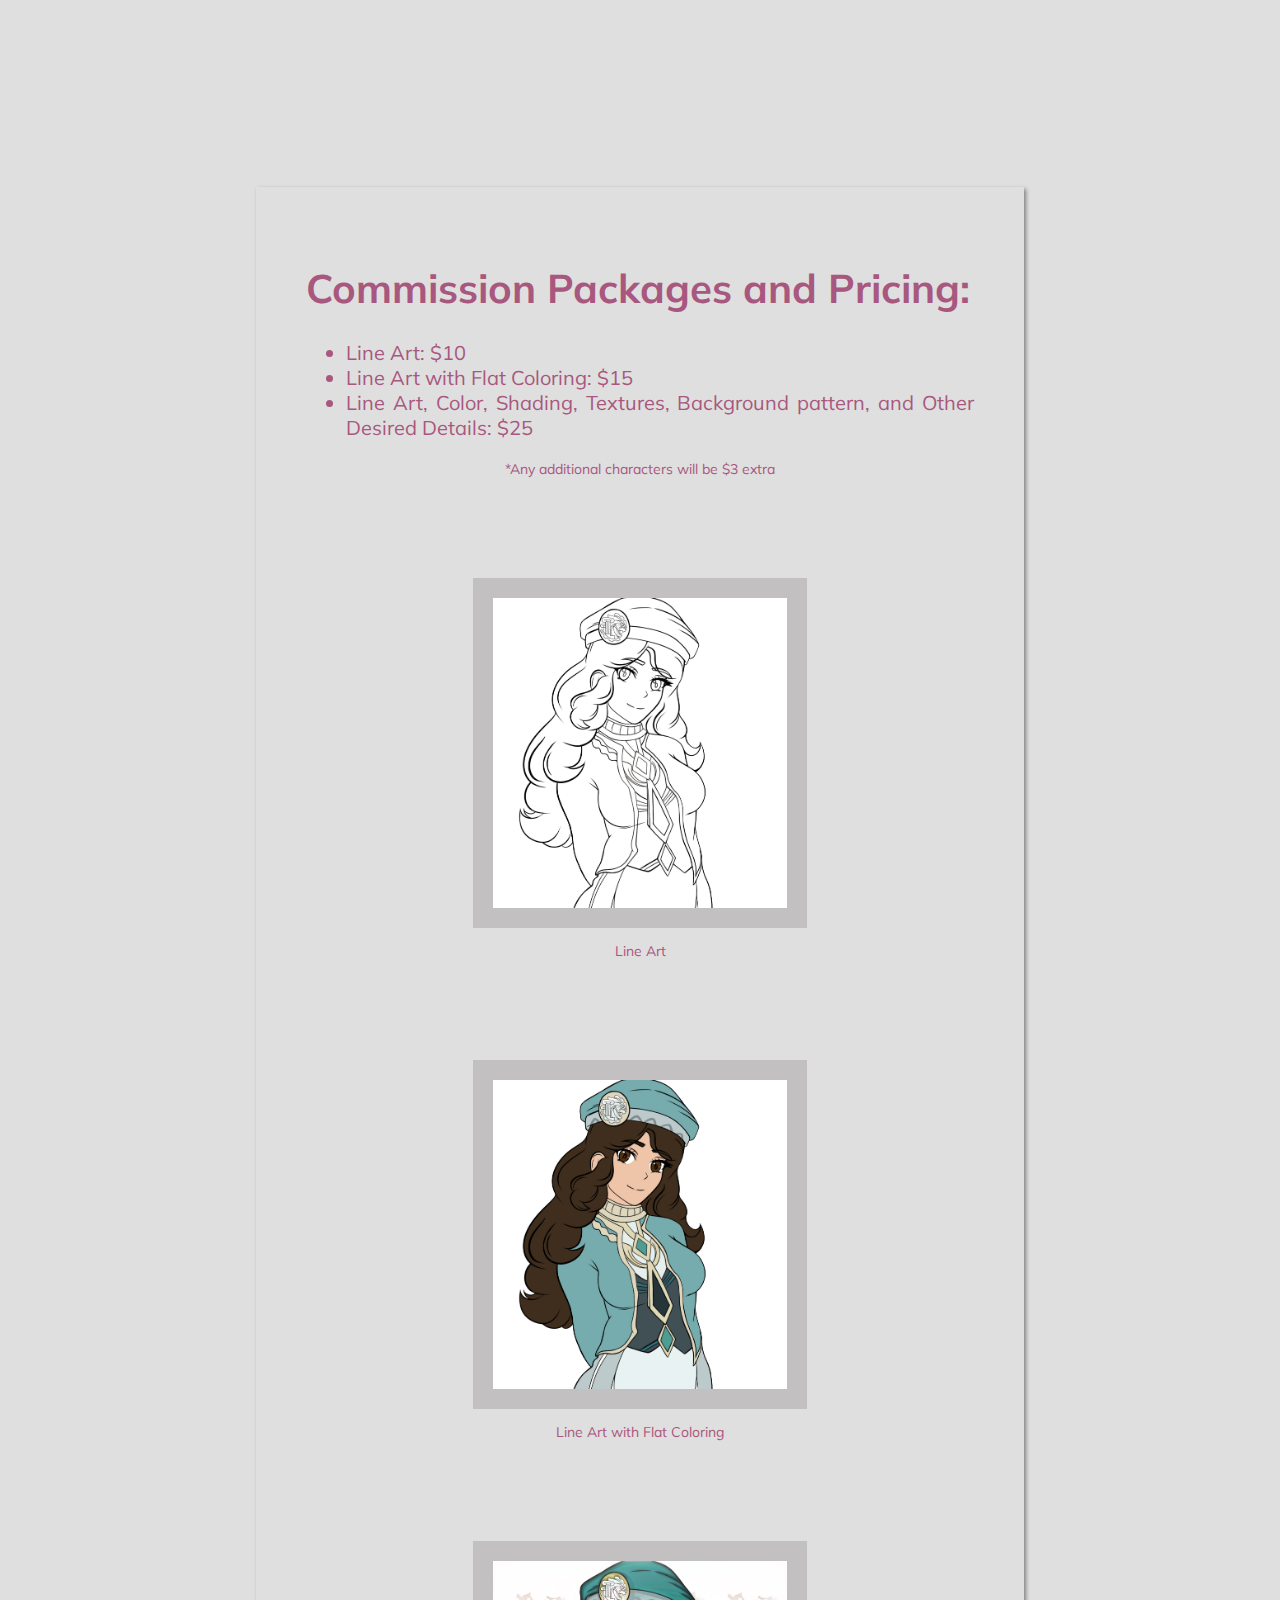
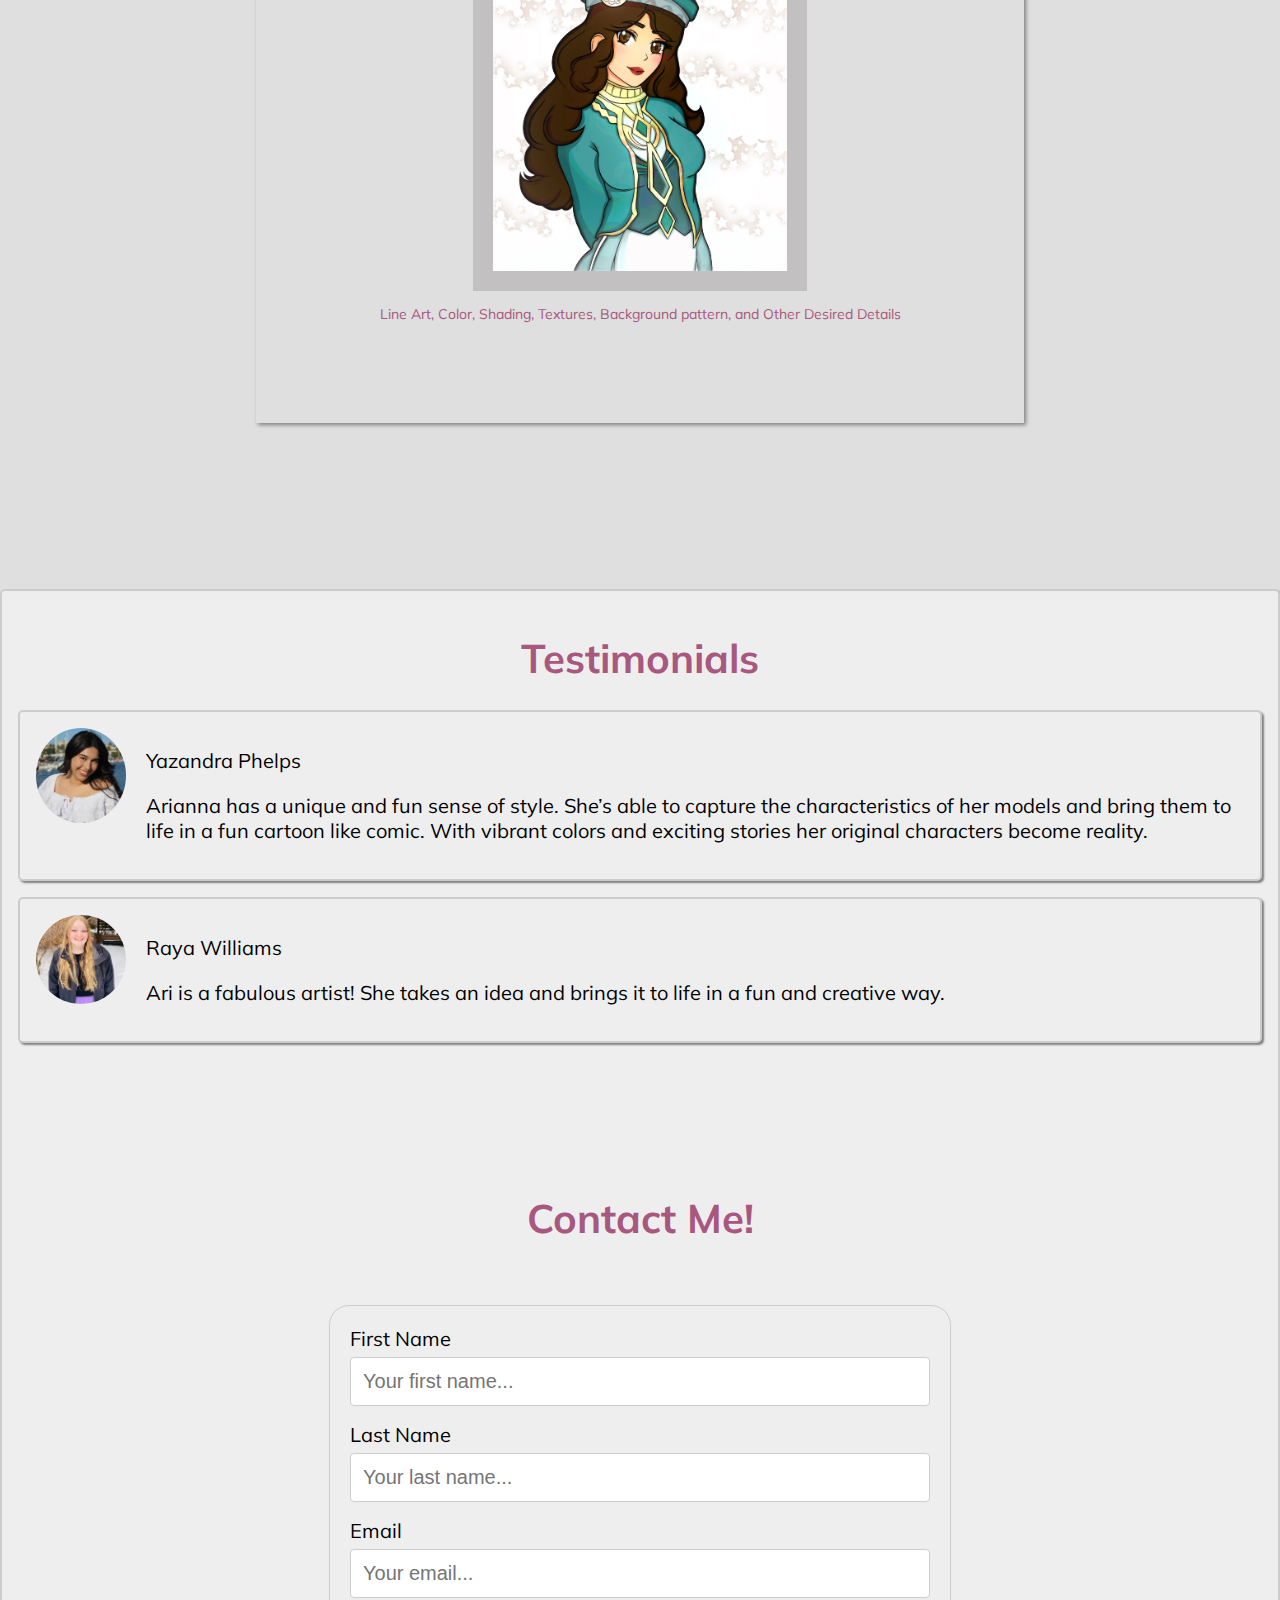
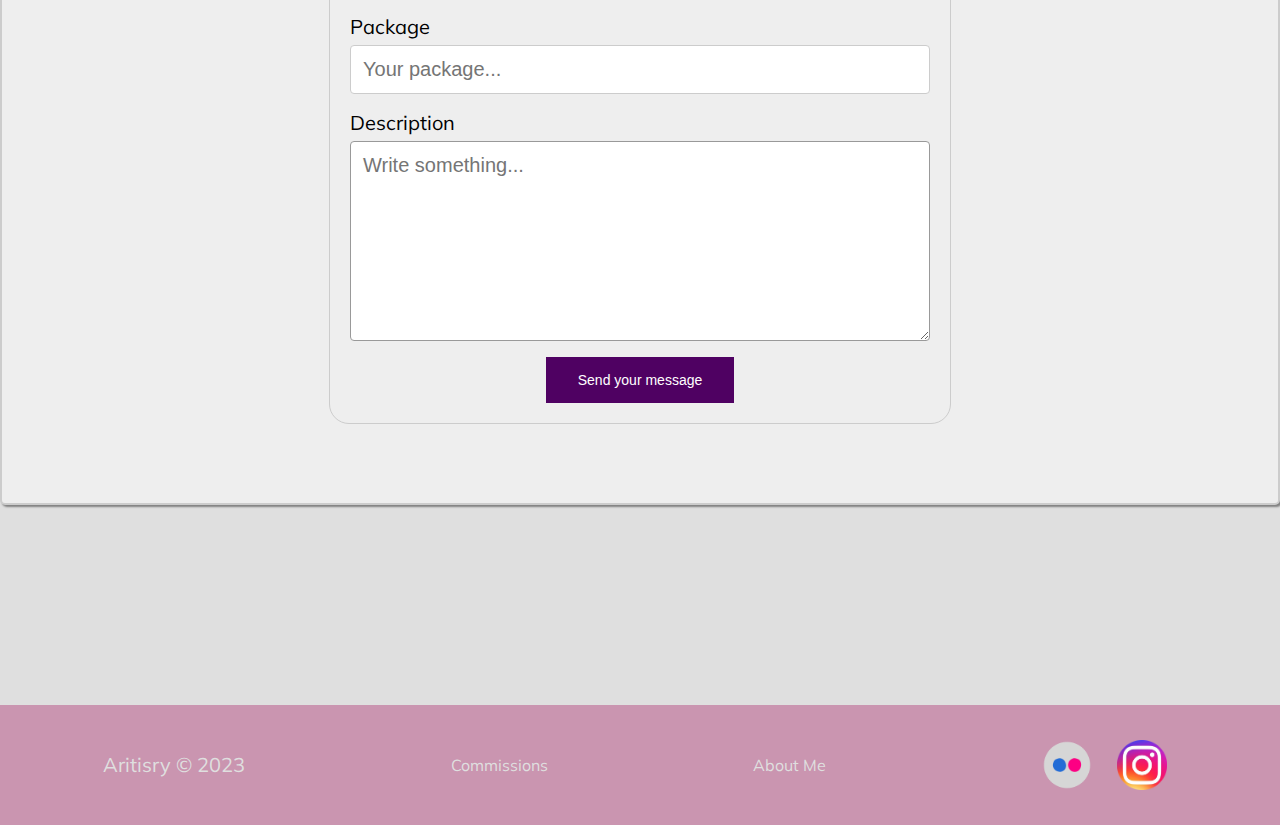
<file: artshow/commissions.html>
<!DOCTYPE html>
<html lang="en">
<head>
    <meta charset="UTF-8">
    <meta name="viewport" content="width=device-width, initial-scale=1.0">
    <title>Aritisry | Commissions</title>
    <link rel="stylesheet" href="styles/styles.css">
    <link rel="icon" href="images/Logo.png">
    <link rel="stylesheet" href="https://cdnjs.cloudflare.com/ajax/libs/font-awesome/4.7.0/css/font-awesome.min.css">
    <style>
      .parallax {
        /* The image used */
        background-image: url("images/tile_background\ \(1\).png");
      
        /* Set a specific height */
        min-height: 500px;
      
        /* Create the parallax scrolling effect */
        background-attachment: fixed;
        background-position: center;
        background-repeat: no-repeat;
        background-size: cover;
      }
      </style>
</head>
<body>
    <div class="parallax">
    <header id="nav-grid">
        <a id="logo_link" href="index.html">
            <img class="logo" src="images/Logo.png" alt="Aritisry logo">
        </a>
        <a id="logotext" href="index.html">
        <h1>Aritisry</h1>
        </a>

        <!-- Navigation links for the page -->
        <nav>
            <a href="index.html">Home</a>
            <a href="commissions.html">Commissions</a>
            <a href="aboutme.html">About Me</a>
        </nav>

    </header>
<main><!-- Container element -->

    <div class="topnav">
        <a href="#home" class="active">Aritisry</a>
        <!-- Navigation links (hidden by default) -->
        <div id="myLinks">
          <a href="index.html">Home</a>
          <a href="commissions.html">Commissions</a>
          <a href="aboutme.html">About Me</a>
        </div>
        <!-- "Hamburger menu" / "Bar icon" to toggle the navigation links -->
        <a href="javascript:void(0);" class="icon" onclick="myFunction()">
          <i class="fa fa-bars"></i>
        </a>
      </div>
    <div class="welcomebox">
        <div class="backgroundcolor">
        <div class="welcometitlebox">
            <h1 class="welcometitle">Introduction to commissions</h1>
        </div>
        <div class="welcometextbox">
            <p class="welcometext">Feel free to share your creative concept, aligning with our guidelines, and I'll bring it to life. To kickstart the artistic process, a 50% upfront payment is requested. Upon your approval and the artwork's delivery, the remaining 50% will be due. Conveniently, we accept payments through Venmo and Paypal, ensuring a seamless and secure transaction experience. Let's embark on this artistic journey together – your vision is just a sketch away from reality!</p>
            <div class="olgrid">
                <div class="olbox">
                    <ul>
                <li>No gore</li>
                <li>No NSFW</li>
                <li>No politics</li>
                <li>No hate art</li>
                 </ul>
                </div>
            </div>
        </div>
    </div>
    </div>
    <div id="backgroundcolorforslide">
    <div id="featuredbox">
        <h1>Portfolio Showcase</h1>
    </div>
    <!-- Slideshow container -->
<div class="slideshow-container">

    <!-- Full-width images with number and caption text -->
    <div class="mySlides fade">
        <img class="center" src="images/AboutMe1.jpg" alt="Picture of Ari Drawing">
      </div>

      <div class="mySlides fade">
        <img class="center" src="images/AriDaughterBG.jpg" alt="Ari's Daughter">
      </div>

      <div class="mySlides fade">
        <img class="center" src="images/Hori.jpg" alt="Horimiya Redraw">
      </div>

      <div class="mySlides fade">
        <img class="center" src="images/Scara.jpg" alt="Scara from Genshin">
      </div>

      <div class="mySlides fade">
        <img class="center" src="images/SonicColor.jpg" alt="Sonic Art">
      </div>

      <div class="mySlides fade">
        <img class="center" src="images/WitchAri.jpg" alt="Ari as a witch">
      </div>

    <div class="mySlides fade">
      <img class="center" src="images/GenshinSplash.jpg" alt="Genshin Splash Art">
    </div>
  
    <div class="mySlides fade">
      <img class="center" src="images/Sebastian.jpg" alt="Sebastian">
    </div>
  
    <div class="mySlides fade">
      <img class="center" src="images/Tyler.jpeg" alt="Tyler Joseph">
    </div>
  
    <!-- Next and previous buttons -->
    <a class="prev" onclick="plusSlides(-1)">&#10094;</a>
    <a class="next" onclick="plusSlides(1)">&#10095;</a>
  </div>
  <br>
  
  <!-- The dots/circles -->
  <div style="text-align:center">
    <span class="dot" onclick="currentSlide(1)"></span>
    <span class="dot" onclick="currentSlide(2)"></span>
    <span class="dot" onclick="currentSlide(3)"></span>
    <span class="dot" onclick="currentSlide(4)"></span>
    <span class="dot" onclick="currentSlide(5)"></span>
    <span class="dot" onclick="currentSlide(6)"></span>
    <span class="dot" onclick="currentSlide(7)"></span>
    <span class="dot" onclick="currentSlide(8)"></span>
    <span class="dot" onclick="currentSlide(9)"></span>
  </div>
</div>



  <div class="welcomebox">
    <div class="backgroundcolor">
    <div class="welcometitlebox">
        <h1 class="welcometitle">Commission Packages and Pricing:</h1>
    </div>
    <div class="welcometextbox">
        <div class="olgrid">
            <div class="olbox">
            <ul>
            <li>Line Art: $10</li>
            <li>Line Art with Flat Coloring: $15</li>
            <li>Line Art, Color, Shading, Textures, Background pattern, and Other Desired Details: $25</li>
            </ul>
            <p class="note">*Any additional characters will be $3 extra</p>
            <img class="bioimage" src="images/AkeLineart.jpg" alt="Sketch Art">
            <p class="note">Line Art</p>
            <img class="bioimage" src="images/AkeColor.jpg" alt="Colored Art">
            <p class="note">Line Art with Flat Coloring</p>
            <img class="bioimage" src="images/AkeFull.jpg" alt="Complete Art">
            <p class="note">Line Art, Color, Shading, Textures, Background pattern, and Other Desired Details</p>
            </div>
        </div>
        
    </div>
</div>
</div>



  <div class="container">
    <div id="testimonialsbox">
        <h1  class="testimonialstitle">Testimonials</h1>
    </div>
    
    <div class="container">
        <img src="images/Yaz.jpg" alt="Avatar" style="width:90px">
        <p><span>Yazandra Phelps</span></p>
        <p>Arianna has a unique and fun sense of style. She’s able to capture the characteristics of her models and bring them to life in a fun cartoon like comic. With vibrant colors and exciting stories her original characters become reality.</p>
      </div>
      
      <div class="container">
        <img src="images/Raya.jpg" alt="Avatar" style="width:90px">
        <p><span >Raya Williams</span></p>
        <p> Ari is a fabulous artist! She takes an idea and brings it to life in a fun and creative way.</p>
      </div>
    <div id="contactmebox">
        <h1  class="testimonialstitle">Contact Me!</h1>
    </div>
    <form class="commissionsform" action="https://formsubmit.co/ariannaaphelps@gmail.com" method="POST">
  
      <label for="fname">First Name</label>
      <input type="text" id="fname" name="firstname" placeholder="Your first name..." required>
  
      <label for="lname">Last Name</label>
      <input type="text" id="lname" name="lastname" placeholder="Your last name..." required>
  
      <label for="email">Email</label>
      <input type="text" id="email" name="email" placeholder="Your email..." required>

      <label for="package">Package</label>
      <input type="text" id="package" name="package" placeholder="Your package..." required>
  
      <label for="description">Description</label>
      <textarea id="description" name="description" placeholder="Write something..." style="height:200px" required></textarea >
  
      <button type="submit">Send your message</button>
  
    </form>
  </div>

</main>
<footer>
    <p id="footertitle">Aritisry &copy; 2023</p>
    <p id="footercommissions"><a href="commissions.html">Commissions</a></p>
    <p id="footeraboutme"><a href="aboutme.html">About Me</a></p>
    <div class="social">
        <a href="https://flickr.com/photos/198220875@N04" target="blank">
            <img class="flicker" src="images/flicker.png" alt="flicker icon">
        </a> 
        <a href="https://www.instagram.com/ari.tistry/" target="blank">
            <img class="instagram" src="images/instagram.png" alt="instagram icon">
        </a>
    </div>
</footer>
</div>
<script>

    let slideIndex = 1;
showSlides(slideIndex);

// Next/previous controls
function plusSlides(n) {
  showSlides(slideIndex += n);
}

// Thumbnail image controls
function currentSlide(n) {
  showSlides(slideIndex = n);
}

function showSlides(n) {
  let i;
  let slides = document.getElementsByClassName("mySlides");
  let dots = document.getElementsByClassName("dot");
  if (n > slides.length) {slideIndex = 1}
  if (n < 1) {slideIndex = slides.length}
  for (i = 0; i < slides.length; i++) {
    slides[i].style.display = "none";
  }
  for (i = 0; i < dots.length; i++) {
    dots[i].className = dots[i].className.replace(" active", "");
  }
  slides[slideIndex-1].style.display = "block";
  dots[slideIndex-1].className += " active";
}

/* Toggle between showing and hiding the navigation menu links when the user clicks on the hamburger menu / bar icon */
function myFunction() {
  var x = document.getElementById("myLinks");
  if (x.style.display === "block") {
    x.style.display = "none";
  } else {
    x.style.display = "block";
  }
}

</script>
</body>
</html>
</file>
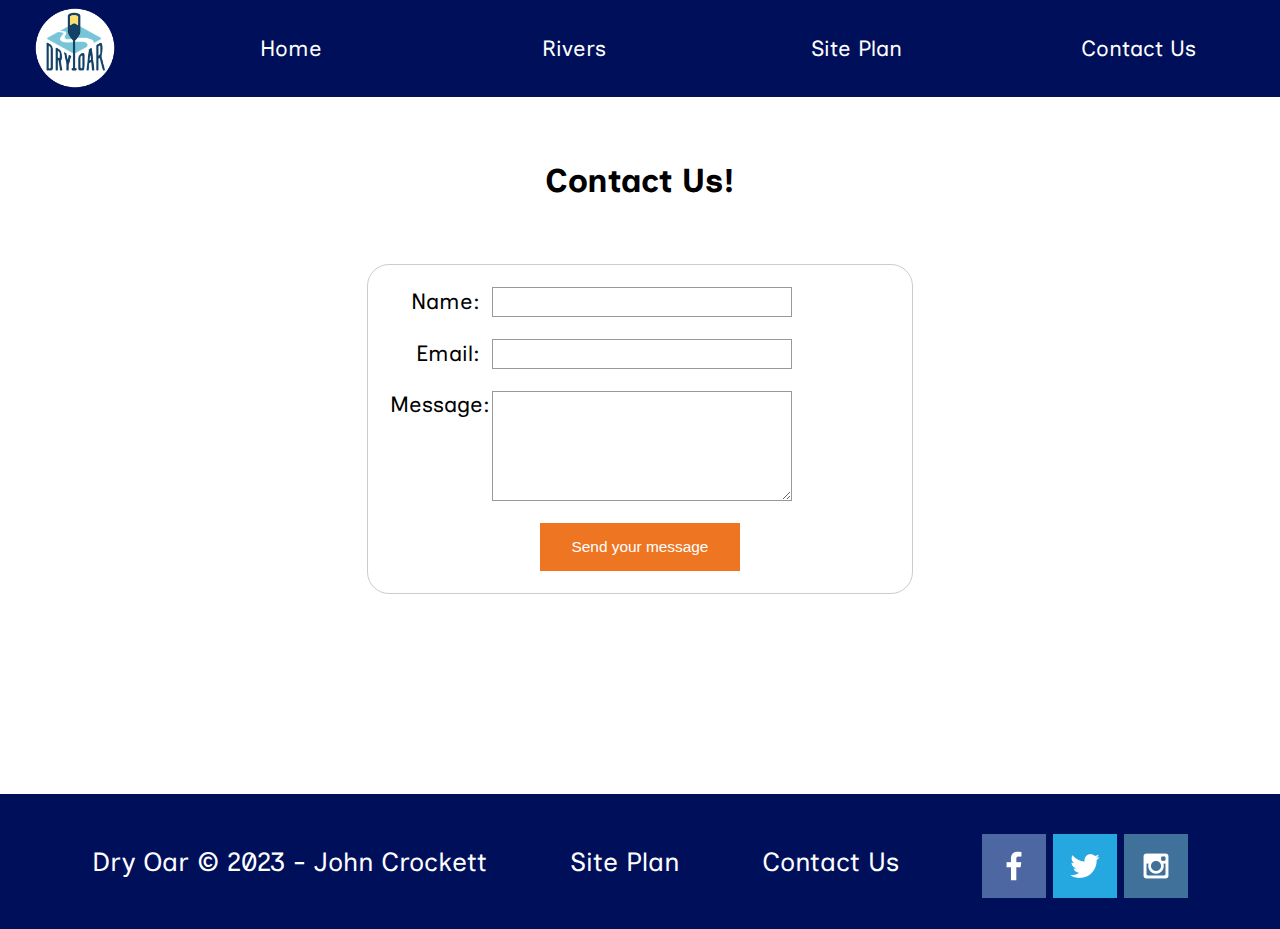
<file: wwr/contactus.html>
<!DOCTYPE html>
<html lang="en">
<head>
    <meta charset="UTF-8">
    <meta name="viewport" content="width=device-width, initial-scale=1.0">
    <title>Whitewater Rafting Vacations | Dry Oar Boating | Contact Us</title>
    <link rel="stylesheet" href="styles/styles.css">
</head>
<body>
    <div id="feedback"></div>
    <!-- Finished wwr -->
    <header>

        <a id="logo_link" href="index.html">
            <img class="logo" src="images/logo.png" alt="Dry Oar Logo">
        </a>

        <!-- Navigation links for the page -->
        <nav>
            <a href="index.html">Home</a>
            <a href="rivers.html">Rivers</a>
            <a href="site-plan-rafting.html">Site Plan</a>
            <a href="contactus.html">Contact Us</a>
        </nav>

    </header>
    <div id="content">

    <main class="formcss">
        <h2 id="form_title">Contact Us!</h2>
        <form action="#" method="post">
            <ul>
              <li>
                <label for="name">Name:</label>
                <input type="text" id="name" name="user_name" />
              </li>
              <li>
                <label for="mail">Email:</label>
                <input type="email" id="mail" name="user_email" />
              </li>
              <li>
                <label for="msg">Message:</label>
                <textarea id="msg" name="user_message"></textarea>
              </li>
              <li class="button">
                <button type="submit">Send your message</button>
              </li>
            </ul>
          </form>
          <!-- <iframe src="https://www.google.com/maps/embed?pb=!1m18!1m12!1m3!1d50255.7288983086!2d-120.59304961278953!3d38.070775709254455!2m3!1f0!2f0!3f0!3m2!1i1024!2i768!4f13.1!3m3!1m2!1s0x809095c2047467ad%3A0x27371c33f7ec3cb9!2sAngels%20Camp%2C%20CA%2095222!5e0!3m2!1sen!2sus!4v1699998671551!5m2!1sen!2sus" width="600" height="450" style="border:0;" allowfullscreen="" loading="lazy" referrerpolicy="no-referrer-when-downgrade"></iframe> -->
    </main>
</div>

<footer>
    <p>Dry Oar &copy; 2023 - John Crockett</p>
    <p><a href="site-plan-rafting.html">Site    Plan</a></p>
    <p><a href="contactus.html">Contact Us</a></p>
    <div class="social">
        <a href="https://facebook.com" target="blank">
            <img src="images/facebook.png" alt="fb icon">
        </a>
        <a href="https://twitter.com" target="blank">
            <img src="images/twitter.png" alt="twitter icon">
        </a>
        <a href="https://instagram.com" target="blank">
            <img src="images/instagram.png" alt="instagram icon">
        </a>
    </div>
</footer>
<script>
    // get the feedback div element so we can do something with it.
    const feedbackElement = document.getElementById('feedback');
    // get the form so we can read what was entered in it.
    const formElement = document.forms[0];
    // add a 'listener' to wait for a submission of our form. When that happens run the code below.
    formElement.addEventListener('submit', function(e) {
        // stop the form from doing the default action.
        e.preventDefault();
        // set the contents of our feedback element to a message letting the user know the form was submitted successfully. Notice that we pull the name that was entered in the form to personalize the message!
        feedbackElement.innerHTML = 'Hello '+ formElement.user_name.value +'! Thank you for your message. We will get back with you as soon as possible!';
        // make the feedback element visible.
        feedbackElement.style.display = "block";
        // add a class to move everything down so our message doesn't cover it.
        document.body.classList.toggle('moveDown');
    });
</script>
</body>
</html>
</file>
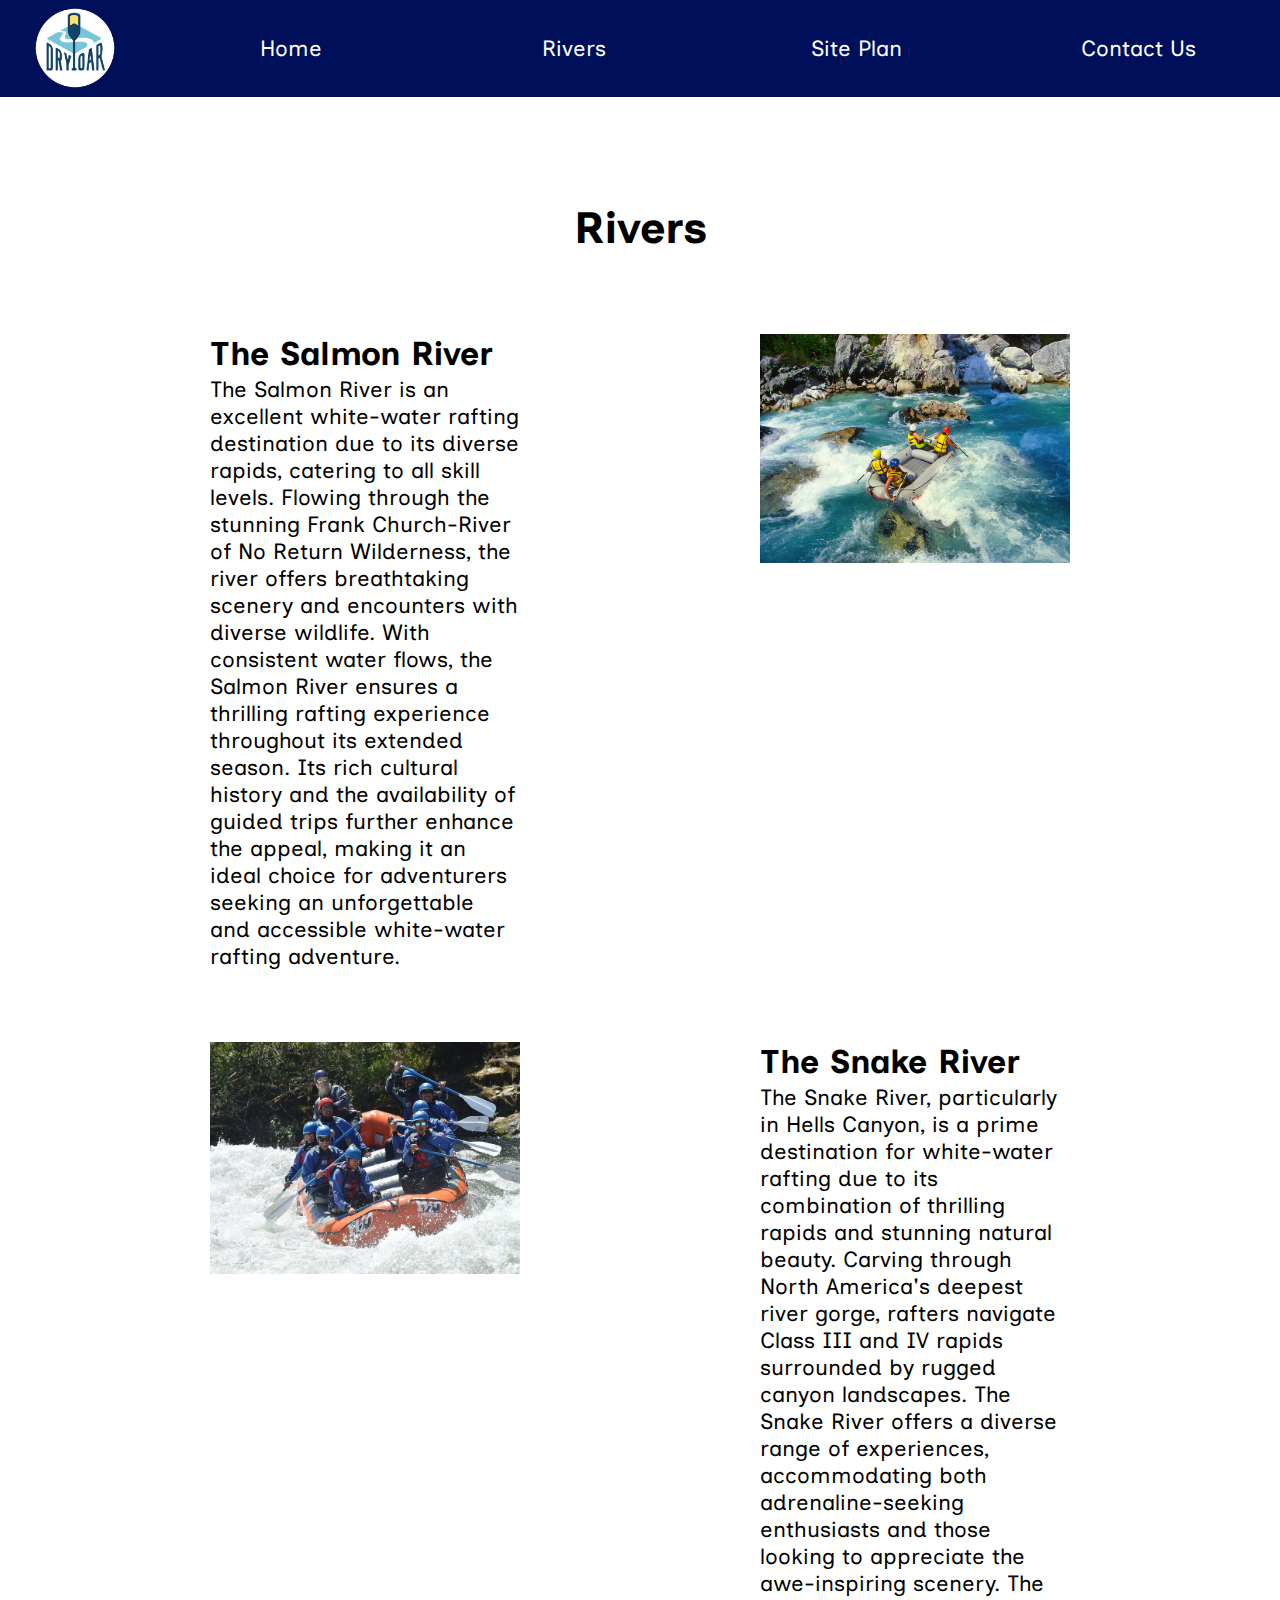
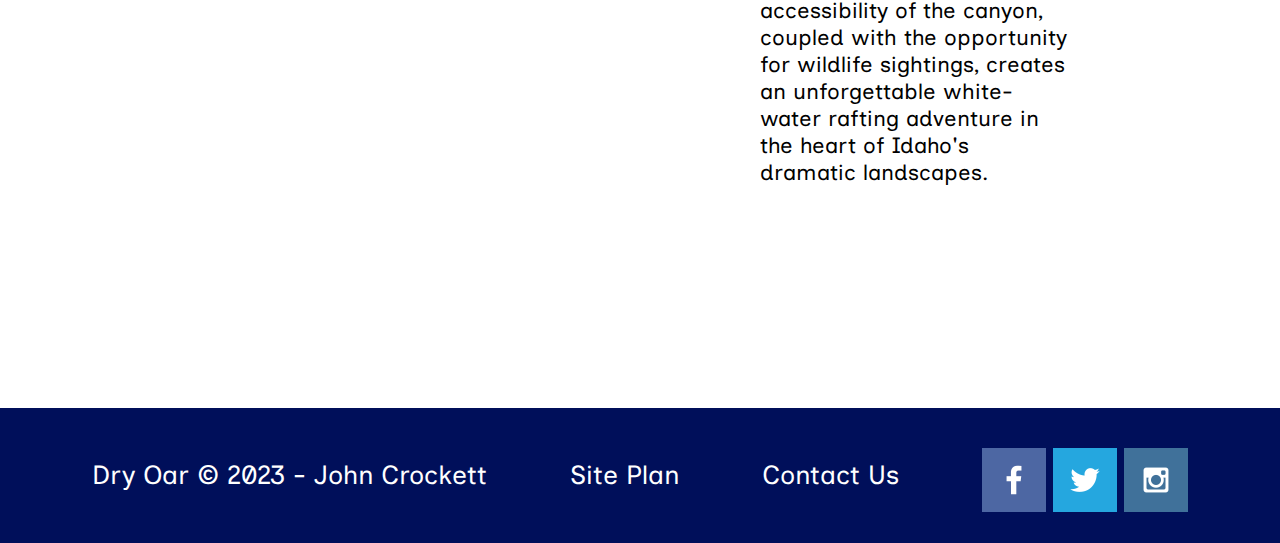
<file: wwr/rivers.html>
<!DOCTYPE html>
<html lang="en">
<head>
    <meta charset="UTF-8">
    <meta name="viewport" content="width=device-width, initial-scale=1.0">
    <title>Whitewater Rafting Vacations | Dry Oar Boating | Rivers</title>
    <link rel="stylesheet" href="styles/styles.css">
</head>
<body>
    <header>

        <a id="logo_link" href="index.html">
            <img class="logo" src="images/logo.png" alt="Dry Oar Logo">
        </a>

        <!-- Navigation links for the page -->
        <nav>
            <a href="index.html">Home</a>
            <a href="rivers.html">Rivers</a>
            <a href="site-plan-rafting.html">Site Plan</a>
            <a href="contactus.html">Contact Us</a>
        </nav>

    </header>
    <!-- Finished wwr -->
    <div id="content">

    <main class="rivers-grid">
            <h1 class="RiversTitle">Rivers</h1>
            <h2 class="FirstHeader">The Salmon River</h2>
            <h2 class="SecondHeader">The Snake River</h2>
            <p class="FirstBody">The Salmon River is an excellent white-water rafting destination due to its diverse rapids, catering to all skill levels. Flowing through the stunning Frank Church-River of No Return Wilderness, the river offers breathtaking scenery and encounters with diverse wildlife. With consistent water flows, the Salmon River ensures a thrilling rafting experience throughout its extended season. Its rich cultural history and the availability of guided trips further enhance the appeal, making it an ideal choice for adventurers seeking an unforgettable and accessible white-water rafting adventure.</p>
            <p class="SecondBody">The Snake River, particularly in Hells Canyon, is a prime destination for white-water rafting due to its combination of thrilling rapids and stunning natural beauty. Carving through North America's deepest river gorge, rafters navigate Class III and IV rapids surrounded by rugged canyon landscapes. The Snake River offers a diverse range of experiences, accommodating both adrenaline-seeking enthusiasts and those looking to appreciate the awe-inspiring scenery. The accessibility of the canyon, coupled with the opportunity for wildlife sightings, creates an unforgettable white-water rafting adventure in the heart of Idaho's dramatic landscapes.</p>
            <img class="wwr1" src="images/wwr1.jpg" alt="picture of whitewater rafting">
            <img class="wwr2" src="images/wwr2.jpg" alt="picture of whitewater rafting">
    </main>
</div>
<footer>
    <p>Dry Oar &copy; 2023 - John Crockett</p>
    <p><a href="site-plan-rafting.html">Site    Plan</a></p>
    <p><a href="contactus.html">Contact Us</a></p>
    <div class="social">
        <a href="https://facebook.com" target="blank">
            <img src="images/facebook.png" alt="fb icon">
        </a>
        <a href="https://twitter.com" target="blank">
            <img src="images/twitter.png" alt="twitter icon">
        </a>
        <a href="https://instagram.com" target="blank">
            <img src="images/instagram.png" alt="instagram icon">
        </a>
    </div>
</footer>
</body>
</html>
</file>
<file: portal.css>
@import url('https://fonts.googleapis.com/css2?family=Dela+Gothic+One&family=Inclusive+Sans&display=swap');

/* Links in header */
a {
    background-color: lightblue;
    color: rgb(47, 44, 58);
    text-decoration: none;
    padding: 2%;
    /* margin: 0.5%; */
    text-align: center;
    width: 100%;
}

body {
    background-color: lightblue;
    font-family: "Inclusive Sans", Helvetica, sans-serif;
    padding: 0;
    margin: 0;
}

#content {
    background-color: white;
    max-width: 100%;
    margin: 0 auto;
}

/* * {  
    border: 1px solid red;
} */

footer p {
    background-color: lightblue;
    font-size: 1.5em;
    text-align: center;
    width: 100%;
}

p {
   padding: 1%;
   margin: 1% auto; 
   width: 50%;
   box-sizing: border-box;
}

/* Changes font size of header */
h1 {
    font-size: 2em;
    text-align: center;
    margin: 2%;
}

/* Changes picture size */
img {
    width: 50%;
    display: block;
    margin: 0 auto;
    border: 3px solid lightblue;
    padding: 2%;
    box-sizing: border-box;
}

/* On hover changes color of links */
a:hover {
    background-color: rgb(149, 149, 197);
    color: white;
}

/* Prevents overlap and centers */
nav {
    display: flex;
    justify-content: center;
    padding: 0%;
}

/* Changes background color of class names */
.background {
    background-color: lightblue;
}

/* Changes color of ID names */
#primary {
    background-color: white;
}

* {box-sizing:border-box}

/* Slideshow container */
.slideshow-container {
  max-width: 1000px;
  position: relative;
  margin: auto;
}

/* Hide the images by default */
.mySlides {
  display: none;
}

/* Next & previous buttons */
.prev, .next {
  cursor: pointer;
  position: absolute;
  top: 50%;
  width: auto;
  margin-top: -22px;
  padding: 16px;
  color: white;
  font-weight: bold;
  font-size: 18px;
  transition: 0.6s ease;
  border-radius: 0 3px 3px 0;
  user-select: none;
}

/* Position the "next button" to the right */
.next {
  right: 0;
  border-radius: 3px 0 0 3px;
}

/* On hover, add a black background color with a little bit see-through */
.prev:hover, .next:hover {
  background-color: rgba(0,0,0,0.8);
}

/* Caption text */
.text {
  color: #f2f2f2;
  font-size: 15px;
  padding: 8px 12px;
  position: absolute;
  bottom: 8px;
  width: 100%;
  text-align: center;
}

/* Number text (1/3 etc) */
.numbertext {
  color: #f2f2f2;
  font-size: 12px;
  padding: 8px 12px;
  position: absolute;
  top: 0;
}

/* The dots/bullets/indicators */
.dot {
  cursor: pointer;
  height: 15px;
  width: 15px;
  margin: 0 2px;
  background-color: #bbb;
  border-radius: 50%;
  display: inline-block;
  transition: background-color 0.6s ease;
}

.active, .dot:hover {
  background-color: #717171;
}

/* Fading animation */
.fade {
  animation-name: fade;
  animation-duration: 1.5s;
}

@keyframes fade {
  from {opacity: .4}
  to {opacity: 1}
}
</file>
<file: artshow/styles/styles.css>
@import url('https://fonts.googleapis.com/css2?family=Mulish:wght@300&family=Saira:wght@300&family=Urbanist:wght@100&display=swap');

:root {
    --heading-font: "Saira";
    --paragraph-font: "Mulish", Helvetica, sans-serif;
}

/* * {
    border: 1px solid red;
} */

body {
    background-color: #DFDFDF;
    font-family: var(--paragraph-font), Helvetica, sans-serif;
    font-size: 1.25em;
    margin: 0;
    padding: 0;
}

#nav-grid {
    display: grid;
    grid-template-columns: repeat(10, 1fr);
}

#logotext {
    color: #DFDFDF;
    grid-column: 2/3;
    text-decoration: none;
}

h2 {
    margin: 0;
}

#content {
    max-width: 1600px;  
    margin: 0 auto;
}

nav a {
    text-align: center;
    color: #DFDFDF;
    text-decoration: none;
    padding: 50px;
    width: 100%;
}

#newsbox {
    margin-top: 50px;
    background-color: #c2c0c0;
    box-shadow: 2px 2px 2px gray;
}


#newstitle {
    padding-top: 25px;
    text-align: center;
    color: #A8577E;
    background-color: #c2c0c0;
}

#newstext {
    padding-bottom: 25px;
    text-align: center;
    color: #A8577E;
    background-color: #c2c0c0;
}

.welcomebox {
    padding-top: 100px;
    display: grid;
    grid-template-columns: repeat(10, 1fr);
}

.testimonialstitle {
    text-align: center;
    color: #A8577E;
}

#contactmebox {
    margin-top: 150px;
}

.welcometitle {
    text-align: justify;
    color: #A8577E;
}

.welcometext {
    text-align: justify;
    color: #A8577E;
}

.note {
    font-size: .7em;
    text-align: center;
}

#backgroundcolorsl {
    grid-column: 3/9;
    background-color: #DFDFDF;
    margin-bottom: 150px;
    padding: 0px 50px 50px 50px;
    box-shadow: 2px 2px 4px gray;
}

.bioimage {
    width: 50%;
    display: block;
    margin-left: auto;
    margin-right: auto;
    border: 20px solid #c2c0c0;
    margin-bottom: 0px;
    margin-top: 100px;
}

#philimage {
    width: 50%;
    display: block;
    margin-left: auto;
    margin-right: auto;
    border: 20px solid #c2c0c0;
    margin-bottom: 0px;
    margin-top: 100px;
}

/* .olgrid {
    display: grid;
    grid-template-columns: repeat(10, 1fr);
 } */
 
 .olbox {
    text-align: justify;
    color: #A8577E;
    grid-column: 3/4;
 }

#featuredbox {
    text-align: center;
    color: #A8577E; 
}

.welcometitlebox {
    grid-column: 3/9;
}

.welcometextbox {
    grid-column: 3/9;
    margin-bottom: 50px;
}

.backgroundcolor {
    grid-column: 3/9;
    background-color: #DFDFDF;
    margin-bottom: 150px;
    padding: 50px;
    box-shadow: 2px 2px 4px gray;
}

#backgroundcolorforslide {
    background-color: #DFDFDF;
    margin-bottom: 150px;
    padding-top: 50px;
    padding-bottom: 50px;
    box-shadow: 2px 2px 4px gray;
}

#artbiobox {
    padding-top: 100px;
    display: grid;
    grid-template-columns: repeat(10, 1fr);
}

#biotextbox {
    grid-column: 3/9;
    margin-bottom: 0px;
}

#philtextbox {
grid-column: 3/9;
margin-bottom: 50px;
}

#csl {
    display: grid;
    grid-template-columns: repeat(10, 1fr);
}

.twitter {
    width: 50px;
    padding: 10px;
}

.flicker {
    width: 70px;
    padding: 10px;
}

.instagram {
    width: 70px;
    padding: 10px;
}

.button-box{
    text-align: center;    
}

#sltitle {
    margin-top:50px;
    text-align: center;
    color: #A8577E;
}

#slimage {
    width: 100%;
    margin-left: auto;
    margin-right: auto;
    border: 20px solid #c2c0c0;
}

#sltitlebox {
    grid-column: 4/9;
}

#slimagebox {
    grid-column: 4/9;
    
}

.bioimagebox {
    grid-column: 3/9;
    
}

main section{
    text-align: center;    
}

#background {
    height: 725px;
}

header {
    background-color:#CA95B0;
    display: grid;
    grid-template-columns: 150px auto;
    box-shadow: 2px 2px 2px gray;
}

nav a:hover {
        color: #4F0162;
}

footer {
    background-color: #CA95B0;
    color: #DFDFDF;
    padding-top: 20px;
    padding-bottom: 20px;
    margin-top: 200px;
    display: flex;
    justify-content: space-around;
    align-items: center;
    text-decoration: none;
    box-shadow: 2px 2px 2px gray;
}

#footertitle {
    font-size: 1em;
}

#footercommissions{
    font-size: .8em;
}

#footeraboutme {
    font-size: .8em;
}

.button {
    /* This extra margin represent roughly the same space as the space
       between the labels and their text fields */
    margin: 0 auto;
    background-color: #DFDFDF;
    border: none;
    color: black;
    padding: 15px 32px;
    text-align: center;
    text-decoration: none;
    display: block;
    font-size: .7em;
  }

/* Style inputs with type="text", select elements and textareas */
input[type=text], select, textarea {
    width: 100%; /* Full width */
    padding: 12px; /* Some padding */ 
    border: 1px solid #ccc; /* Gray border */
    border-radius: 4px; /* Rounded borders */
    box-sizing: border-box; /* Make sure that padding and width stays in place */
    margin-top: 6px; /* Add a top margin */
    margin-bottom: 16px; /* Bottom margin */
    resize: vertical /* Allow the user to vertically resize the textarea (not horizontally) */
  }
  
  /* Style the submit button with a specific background color etc */
  input[type=submit] {
    background-color: #04AA6D;
    color: white;
    padding: 12px 20px;
    border: none;
    border-radius: 4px;
    cursor: pointer;
  }
  
  /* When moving the mouse over the submit button, add a darker green color */
  input[type=submit]:hover {
    background-color: #45a049;
  }
  
  /* Add a background color and some padding around the form */
  .container {
    border-radius: 5px;
    background-color: #f2f2f2;
    padding: 20px;
  }

/* Style the container with a rounded border, grey background and some padding and margin */
.container {
    border: 2px solid #ccc;
    background-color: #eee;
    border-radius: 5px;
    padding: 16px;
    margin: 16px 0;
    box-shadow: 2px 2px 2px gray;
  }
  
  /* Clear floats after containers */
  .container::after {
    content: "";
    clear: both;
    display: table;
  }
  
  /* Float images inside the container to the left. Add a right margin, and style the image as a circle */
  .container img {
    float: left;
    margin-right: 20px;
    border-radius: 50%;
  }
  
  /* Increase the font-size of a span element */
  .container span {
    font-size: 20px;
    margin-right: 15px;
  }
  
  /* Add media queries for responsiveness. This will center both the text and the image inside the container */
  @media (max-width: 500px) {
    .container {
      text-align: center;
    }
  
    .container img {
      margin: auto;
      float: none;
      display: block;
    }
  }

footer a {
    text-decoration: none;
    color: #DFDFDF;
}

footer a:hover {
    color: #4F0162;
    text-decoration: none;
}

.icon {
    width: 80px;
    padding-top: 10px;
}

.logo {
    width: 80px;
}

footer p {
    font-size: 1.2em;
}

footer p a:hover {
    text-decoration: none;
}

/* Slideshow */

* {box-sizing:border-box}

/* Slideshow container */
.slideshow-container {
  max-width: 100%;
  position: relative;
  margin: 0 auto;
  background-color: gray;
}

/* Hide the images by default */
.mySlides {
  display: none;
}

.center {
    display: block;
    margin-left: auto;
    margin-right: auto;
    width: 30%;
    height: 100%;
  }

/* Next & previous buttons */
.prev, .next {
  cursor: pointer;
  position: absolute;
  top: 50%;
  width: auto;
  margin-top: -22px;
  padding: 16px;
  color: white;
  font-weight: bold;
  font-size: 18px;
  transition: 0.6s ease;
  border-radius: 0 3px 3px 0;
  user-select: none;
}

/* Position the "next button" to the right */
.next {
  right: 0;
  border-radius: 3px 0 0 3px;
}

/* On hover, add a black background color with a little bit see-through */
.prev:hover, .next:hover {
  background-color: rgba(0,0,0,0.8);
}

/* Caption text */
.text {
  color: #f2f2f2;
  font-size: 15px;
  padding: 8px 12px;
  position: absolute;
  bottom: 8px;
  width: 100%;
  text-align: center;
}

.text-3 {
    color: black;
    font-size: 15px;
    padding: 8px 12px;
    position: absolute;
    bottom: 8px;
    width: 100%;
    text-align: center;
  }

/* Number text (1/3 etc) */
.numbertext {
  color: #f2f2f2;
  font-size: 12px;
  padding: 8px 12px;
  position: absolute;
  top: 0;
}

/* The dots/bullets/indicators */
.dot {
  cursor: pointer;
  height: 15px;
  width: 15px;
  margin: 0 2px;
  background-color: #bbb;
  border-radius: 50%;
  display: inline-block;
  transition: background-color 0.6s ease;
}

.active, .dot:hover {
  background-color: #717171;
}

/* Fading animation */
.fade {
  animation-name: fade;
  animation-duration: 1.5s;
}

@keyframes fade {
  from {opacity: .4}
  to {opacity: 1}
}

#logo_link {
    padding-top: 5px;
    justify-self: center;
    align-self: center;
}

footer .social img {
    padding-top: 15px;
}

nav {
    display: flex;
    justify-content: space-around;
    grid-column: 4/11;
    width: 100%;
    height: 100px;
}

iframe {
    grid-column: 2/4;
}

form {
    /* Center the form on the page */
    margin: 5% auto     ;     
    width: 50%;
    /* Form outline */
    padding: 1em;
    border: 1px solid #ccc;
    border-radius: 1em;
  }
  
  input,
  textarea {
    /* To make sure that all text fields have the same font settings
       By default, textareas have a monospace font */
    font: 1em sans-serif;
  
    /* Uniform text field size */
    box-sizing: border-box;
  
    /* Match form field borders */
    border: 1px solid #999;
  }
  
  input:focus,
  textarea:focus {
    /* Additional highlight for focused elements */
    border-color: #000;
  }
  
 textarea {
    /* Align multiline text fields with their labels */
    vertical-align: top;
  
    /* Provide space to type some text */
    height: 5em;
  }
   
  .button {
    /* Align buttons with the text fields */
    padding-left: 0px; /* same size as the label elements */
  }
  
  button {
    /* This extra margin represent roughly the same space as the space
       between the labels and their text fields */
    margin: 0 auto;
    background-color: #4F0162; /* Green */
    border: none;
    color: white;
    padding: 15px 32px;
    text-align: center;
    text-decoration: none;
    display: block;
    font-size: .7em;
  }


  button:hover{
    background-color: #A8577E;
  }

  button:hover{
    background-color: #A8577E;
  }

  /* Style the navigation menu */
.topnav {
    overflow: hidden;
    background-color: #333;
    position: relative;
  }
  
  /* Hide the links inside the navigation menu (except for logo/home) */
  .topnav #myLinks {
    display: none;
  }
  
  /* Style navigation menu links */
  .topnav a {
    color: white;
    padding: 14px 16px;
    text-decoration: none;
    font-size: 17px;
    display: block;
  }
  
  /* Style the hamburger menu */
  .topnav a.icon {
    background: black;
    display: block;
    position: absolute;
    right: 0;
    top: 0;
  }
  
  /* Add a grey background color on mouse-over */
  .topnav a:hover {
    background-color: #dfdfdf;
    color: black;
  }
  
  /* Style the active link (or home/logo) */
  .active {
    background-color: #A8577E;
    color: #dfdfdf;
  }

  .topnav {
    display: none;
  }

  


  @media only screen and (max-width: 1026px) {
    #logotext {
        display: none;
    }
    form {
        /* Center the form on the page */
        margin: 5% auto     ;     
        width: 100%;
        /* Form outline */
        padding: 1em;
        border: 1px solid #ccc;
        border-radius: 1em;
      }

      nav {
        display: none;
      }

      .topnav {
        display: block;
      }

      #nav-grid {
        display: none;
      }

      #footertitle {
        font-size: .7em;
      }
      #footercommissions {
        font-size: .6em;
      }
      #footeraboutme {
        font-size: .6em;
      }

      .instagram {
        width: 50px;
      }

      .flicker{
        width: 50px;
      }

      #slimage {
        width: 100%;
        display: block;
        margin-left: auto;
        margin-right: auto;
        border: 5px solid #c2c0c0;
    }

    .bioimage {
        width: 100%;
        display: block;
        margin-left: auto;
        margin-right: auto;
        border: 5px solid #c2c0c0;
    }

    .welcometitle {
        text-align: left;
    }

    #philimage {
        width: 100%;
        display: block;
        margin-left: auto;
        margin-right: auto;
        border: 5px solid #c2c0c0;
        margin-bottom: 0px;
    }
}

@media only screen and (max-width: 415px) {
    #logotext {
        display: none;
    }
    form {
        /* Center the form on the page */
        margin: 5% auto     ;     
        width: 100%;
        /* Form outline */
        padding: 1em;
        border: 1px solid #ccc;
        border-radius: 1em;
      }

      nav {
        display: none;
      }

      .topnav {
        display: block;
      }

      #nav-grid {
        display: none;
      }

      #footertitle {
        font-size: .5em;
      }
      #footercommissions {
       display: none;
      }
      #footeraboutme {
        font-size: .5em;
        display: none;
      }

      .instagram {
        width: 50px;
      }

      .flicker{
        width: 50px;
      }

      .center {
        display: block;
        margin-left: auto;
        margin-right: auto;
        width: 100%;
        height: 100%;
      }

      #slimage {
        width: 100%;
        display: block;
        margin-left: auto;
        margin-right: auto;
        border: 5px solid #c2c0c0;
        grid-column: 1/11;
    }

    .bioimage {
        width: 100%;
        display: block;
        margin-left: auto;
        margin-right: auto;
        border: 5px solid #c2c0c0;
    }

    #philimage {
        width: 100%;
        display: block;
        margin-left: auto;
        margin-right: auto;
        border: 5px solid #c2c0c0;
        margin-bottom: 0px;
    }

    .backgroundcolor {
        grid-column: 1/11;
        background-color: #DFDFDF;
        margin-bottom: 150px;
        padding: 50px;
        box-shadow: 2px 2px 4px gray;
    }
    
    #backgroundcolorsl {
        grid-column: 1/11;
        background-color: #DFDFDF;
        margin-bottom: 150px;
        padding: 0px 50px 50px 50px;
        box-shadow: 2px 2px 4px gray;
    }

}

@media only screen and (max-width: 600px) {

      .center {
        display: block;
        margin-left: auto;
        margin-right: auto;
        width: 100%;
        height: 100%;
      }

      .welcometext {
        font-size: 20px;
        text-align: left;
      }

      .olbox {
        text-align: left;
      }

      .backgroundcolor {
        grid-column: 1/11;
        background-color: #DFDFDF;
        margin-bottom: 150px;
        padding: 50px;
        box-shadow: 2px 2px 4px gray;
    }


}
</file>
<file: wwr/styles/styles.css>
@import url('https://fonts.googleapis.com/css2?family=Dela+Gothic+One&family=Inclusive+Sans&display=swap');

:root {
    --heading-font: "Dela Gothic One";  
    --paragraph-font: "Inclusive Sans", Helvetica, sans-serif;
}

/* * {
    border: 1px solid red;
} */

body {
    background-color: white;
    font-family: var(--paragraph-font), Helvetica, sans-serif;
    font-size: 22px;
    margin: 0;
    padding: 0;
}

h2 {
    margin: 0;
}

#content {
    max-width: 1600px;  
    margin: 0 auto;
}

nav a {
    text-align: center;
    color: white;
    text-decoration: none;
    padding: 35px;
    width: 100%;
}

#hero-msg h1{
    text-align: center;    
}

#hero-msg h4{
    text-align: center;    
}

.button-box{
    text-align: center;    
}

main section{
    text-align: center;    
}

#background {
    height: 725px;
}

header {
    background-color:#000F5A;
    display: grid;
    grid-template-columns: 150px auto;
}

nav a:hover {
    background-color: #cf3237;
}

.book, .join {
    background-color: #000F5A;
    color: white;
    text-decoration: none;
    font-size: 18px;
    padding: 15px 30px;
    margin-top: 50px;
    border-radius: 5px;
}

.book:hover {
    background-color: #ee7623;
}

.join:hover {
    background-color: white;
    color: black;
}

#background {
    background-color: #000F5A;
}

.msg {
    background-color: #ee7623;
    padding: 35px;
}

footer {
    background-color: #000F5A;
    color: white;
    padding: 25px 50px;
    margin-top: 200px;
    display: flex;
    justify-content: space-around;
    align-items: center;
}

.msg h2 {
    color: white;
    font-family: var(--heading-font), Helvetica, sans-serif;
}

.msg p {
    color: white;
    font-size: .8em;
    padding-bottom: 15px;
}

footer a {
    color: white;
    text-decoration: none;
}

footer a:hover {
    color: white;
}

.icon {
    width: 80px;
    padding-top: 10px;
}

.logo {
    width: 80px;
}

footer p {
    font-size: 1.2em;
}

footer p a:hover {
    text-decoration: underline;
}

.home-title {
    font-family: var(--heading-font), Helvetica, sans-serif;
    font-size: 2em;
    margin-top: 10px;
    color: white;
}

#logo_link {
    padding-top: 5px;
    justify-self: center;
    align-self: center;
}

footer .social img {
    padding-top: 15px;
}

.rivers-card, .camping-card, .rapids-card {
    margin: 200px 0;
}

.card-img {
    border: 10px solid #000F5A;
    transition: transform .5s;
    box-shadow: 5px 5px 10px #6f7364;
}

.card-img:hover {
    opacity: .6;
    transform: scale(1.1);
}

main section img {
    box-sizing: border-box;
}

nav {
    display: flex;
    justify-content: space-around;
}

#hero {
    display: grid;
    grid-template-columns: 1fr 3fr 1fr;
    margin-top: -100px;
    box-shadow: inset 0 0 0 1000px rgba(0,0,0,.3);
}

#hero-box {
    grid-column: 1/4;
    grid-row: 1/3;
    z-index: -1;
}

#hero-msg h4 {
    color: white;
}

#hero-msg {
    grid-column: 2/3;
    grid-row: 1/2;
    margin-top: 100px;
}

/* #hero-box::before {
    content: "";
    display: block;
    position: absolute;
    justify-content: center;
    width: 100%;
    height: 100%;
    background-color: rgba(0, 0, 0, 0.5); Change the color and opacity as needed
} */

#hero-img {
    width: 100%;
}

.card-img, .mountains {
    width: 100%;
}

.home-grid {
    display: grid;
    grid-template-columns: repeat(10, 1fr);
}

.rivers-card {
    grid-column: 2/4;
    grid-row: 2/3;
}

.camping-card {
    grid-column: 5/7;
    grid-row: 2/3;
}

.rapids-card {
    grid-column: 8/10;
    grid-row: 2/3;
}

#background {
    grid-column: 1/11;
    grid-row: 4/9;
}

.mountains {
    grid-column: 2/7;
    grid-row: 5/8;
    box-shadow: 5px 5px 10px #6f7364;
}

.msg {
    grid-column: 6/10;
    grid-row: 6/7;
    box-shadow: 5px 5px 10px #6f7364;
}




/* Sub Page CSS Grid */
.rivers-grid {
    display: grid;
    grid-template-columns: repeat(10, 1fr);
    grid-row-gap: 50px;
    grid-column-gap: 20px;
    padding: 0px;
    margin-left: 100px;
    margin-right: 100px;
    margin-top: 75px;
}

.wwr1 {
    grid-column: 7/10;
    grid-row: 2/3;
    width: 100%;
}

.wwr2 {
    grid-column: 2 /5;
    grid-row: 3/10;
    width: 100%;
}

.FirstHeader {
    grid-column: 2/6;
    grid-row: 2/3;
    width: 100%;
}

.SecondHeader {
    grid-column: 7/10;
    grid-row: 3/10;
}

.FirstBody {
    grid-column: 2/5;
    grid-row: 2/3;
    padding-top: 20px;
}

.SecondBody {
    grid-column: 7/10;
    grid-row: 3/10;
    padding-top: 20px;  
}

.RiversTitle {
    grid-column: 2/10;
    grid-row: 0;
    text-align: center;
}


#form_title{
    margin: 5% auto; 
    text-align: center;
    grid-column: 1/4;
}

/* .formcss {
    display: grid;
    grid-template-columns: 1fr 1fr;
} */

iframe {
    grid-column: 2/4;
}

form {
    /* Center the form on the page */
    margin: 5% auto     ;     
    width: 500px;
    /* Form outline */
    padding: 1em;
    border: 1px solid #ccc;
    border-radius: 1em;
  }
  
  ul {
    list-style: none;
    padding: 0;
    margin: 0;
  }
  
  form li + li {
    margin-top: 1em;
  }
  
  label {
    /* Uniform size & alignment */
    display: inline-block;
    width: 90px;
    text-align: right;
    padding-right: 5px;
  }
  
  input,
  textarea {
    /* To make sure that all text fields have the same font settings
       By default, textareas have a monospace font */
    font: 1em sans-serif;
  
    /* Uniform text field size */
    width: 300px;
    box-sizing: border-box;
  
    /* Match form field borders */
    border: 1px solid #999;
  }
  
  input:focus,
  textarea:focus {
    /* Additional highlight for focused elements */
    border-color: #000;
  }
  
  textarea {
    /* Align multiline text fields with their labels */
    vertical-align: top;
  
    /* Provide space to type some text */
    height: 5em;
  }
  
  .button {
    /* Align buttons with the text fields */
    padding-left: 0px; /* same size as the label elements */
  }
  
  button {
    /* This extra margin represent roughly the same space as the space
       between the labels and their text fields */
    margin: 0 auto;
    background-color: #ee7623; /* Green */
    border: none;
    color: white;
    padding: 15px 32px;
    text-align: center;
    text-decoration: none;
    display: block;
    font-size: .7em;
  }

  button:hover{
    background-color: #000F5A;
  }

  #feedback {
    background-color: antiquewhite;
    position: absolute;
    top: 0;
    left: 0;
    right: 0;
    padding: .5em;
    /* make this element invisible until we are ready for it */
    display: none;      
}
.moveDown {
    margin-top: 3em;
}
  


@media screen and (max-width: 900px) {
    #hero, .home-grid {
        display: block;
        height: auto;
    }
    nav, footer {
        flex-direction: column;
    }
    nav a {
        display: block;
        padding: 15px;
    }
    #hero {
        margin-top: 0;
    }
    #hero-msg {
        margin-top: 0;
    }
    #hero-msg h4 {
        display: none;
    }
    .home-title {
        font-size: 25px;
        color: #6f7364;
    }
    .rivers-card, .camping-card, .rapids-card { 
        margin: 50px auto;
        width: 60%;
    }
    #background {
        display: none;
    }
    .mountains, .msg {
        width: 80%;
        display: block;
        margin: 0 auto;
    }
    footer {
        margin-top: 25px;
    }
}
</file>
<file: positionstyles.css>
/* CSS - Name: "positionstyles.css" */
/* Activity 1 styles */
.content1 {
  /* This is the parent of the activity 1 boxes. */
  display: grid;
  grid-template-columns: 1fr 1fr;
  grid-gap: 20px;
  justify-items: center;
}
.red1 { 
  width: 100%; 
  height: 100px; 
  background-color: red;
  grid-column: 1/3;

} 
.green1 {
  width: 200px; 
  height: 200px; 
  background-color: green; 

} 
.yellow1 {
  width: 200px; 
  height: 200px; 
  background-color: gold; 
} 
.blue1 {
  width: 100%; 
  height: 100px; 
  background-color: blue;
  grid-column: 1/3;
} 
/* Activity 2 styles */ 
.content2 {
  /* This is the parent of the activity 2 boxes. */
  display: grid;
  grid-template-columns: repeat(5, 50px);

}
.red2 {
  width: 100px; 
  height: 100px; 
  background-color: red;
  grid-column: 1/3;
  grid-row: 1/3;
} 
.green2 { 
  width: 100px; 
  height: 100px; 
  background-color: green;
  grid-column: 2/4;
  grid-row: 2/4;
} 
.yellow2 {
  width: 100px; 
  height: 100px; 
  background-color: gold;
  grid-column: 3/5;
  grid-row: 3/5;
} 
.blue2 {
  width: 100px; 
  height: 100px; 
  background-color: blue;
  grid-column: 4/6;
  grid-row: 4/6;
} 
/* Activity 3 styles */ 
.content3 {
  /* This is the parent of the activity 3 boxes. */
  display: grid;
  grid-template-columns: 1fr 1fr;
  grid-column-gap: 7%;
  justify-items: center;
}
.red3 {
  width: 100%; 
  height: 100px; 
  background-color: red;
  grid-column: 1/3;
} 
.green3 {
  width: 100%; 
  height: 250px; 
  background-color: green;
} 
.yellow3 {
  width: 100%; 
  height: 250px; 
  background-color: gold; 
} 
.blue3 {
  width: 100%;
  height: 100px; 
  background-color: blue;
  grid-column: 1/3;
} 
/* Activity 4 styles */ 
.content4 {
  /* This is the parent of the activity 4 boxes. */
  display: grid;
  grid-template-columns: 1fr 1fr;
  justify-items: center;
  height: 400px;
}
.red4 {
  width: 100%; 
  height: 100%; 
  background-color: red; 
  grid-row: 1/4;
} 
.green4 {
  width: 100%; 
  height: 100%; 
  background-color: green; 
} 
.yellow4 {
  width: 100%; 
  height: 100%; 
  background-color: gold; 
} 
.blue4 {
  width: 100%; 
  height: 100%; 
  background-color: blue; 
} 
/* Activity 5 styles */ 
.content5 {
  /* This is the parent of the activity 5 boxes. */
  height: 400px;
}
.red5 { 
  width: 100%; 
  height: 100px; 
  background-color: red; 
} 
.green5 { 
  width: 200px; 
  height: 200px; 
  background-color: green;
  float: left;

} 
.yellow5 {
  width: 100%; 
  height: 300px; 
  background-color: gold; 

} 
.blue5 {
  width: 100%; 
  height: 100px; 
  background-color: blue; 
} 
/* Activity 6 styles */ 
.content6 {
  /* This is the parent of the activity 6 boxes. */
  display: grid;
  grid-template-columns: repeat(6, 100px);
}
.red6 {
  width: 100%; 
  height: 200px; 
  background-color: red;
  grid-column: 1/4;
  grid-row: 1/3;
} 
.green6 {
  width: 100%; 
  height: 180px; 
  background-color: green;
  grid-column: 1/3;
  grid-row: 5/7;
  z-index: 1;
} 
.yellow6 {
  width: 100%; 
  height: 300px; 
  background-color: gold;
  grid-column: 5/7;
  grid-row: 3/7;
  z-index: 1;
} 
.blue6 {
  width: 100%; 
  height: 250px; 
  background-color: blue;
  grid-column: 2/6;
  grid-row: 2/6;
}  


/* Do not make any changes below here */
.activity {
  width: 70%; 
  margin: 20px auto; 
  font-family: Arial, sans-serif; 
  border: 1px solid black; 
  padding: 10px; 
  clear:both; 
  overflow: auto;
} 

.hint {
  border: 1px solid grey;
  background: #e0e0e0;
  padding: .5em;
  position: relative;
  margin: 1em 0;
}
.hint h3 {
  margin: 0;
}
.hint:hover {
  background: #d0d0d0;
}
.hint > div {
  display: none;
}

.hint input[type=checkbox] {
  position: absolute;
  width: 100%;
  height: 100%;
  opacity: 0;
  z-index: 1;
  cursor: pointer;
}

.hint input[type=checkbox]:checked ~ div {
  display: block;
}

.hint i {
  position: absolute;
  transform: translate(-6px, 0);
  margin-top: 16px;
  right: 10px;
  top: -3px;
}
.hint i:before, .hint i:after {
  content: "";
  position: absolute;
  background-color: black;
  width: 3px;
  height: 9px;
}
.hint i:before {
  transform: translate(2px, 0) rotate(45deg);
}
.hint i:after {
  transform: translate(-2px, 0) rotate(-45deg);
}

.hint input[type=checkbox]:checked ~ i:before {
  transform: translate(-2px, 0) rotate(45deg);
}
.hint input[type=checkbox]:checked ~ i:after {
  transform: translate(2px, 0) rotate(-45deg);
}
.hint a {
  position: relative;
  z-index: 1;
}
</file>
